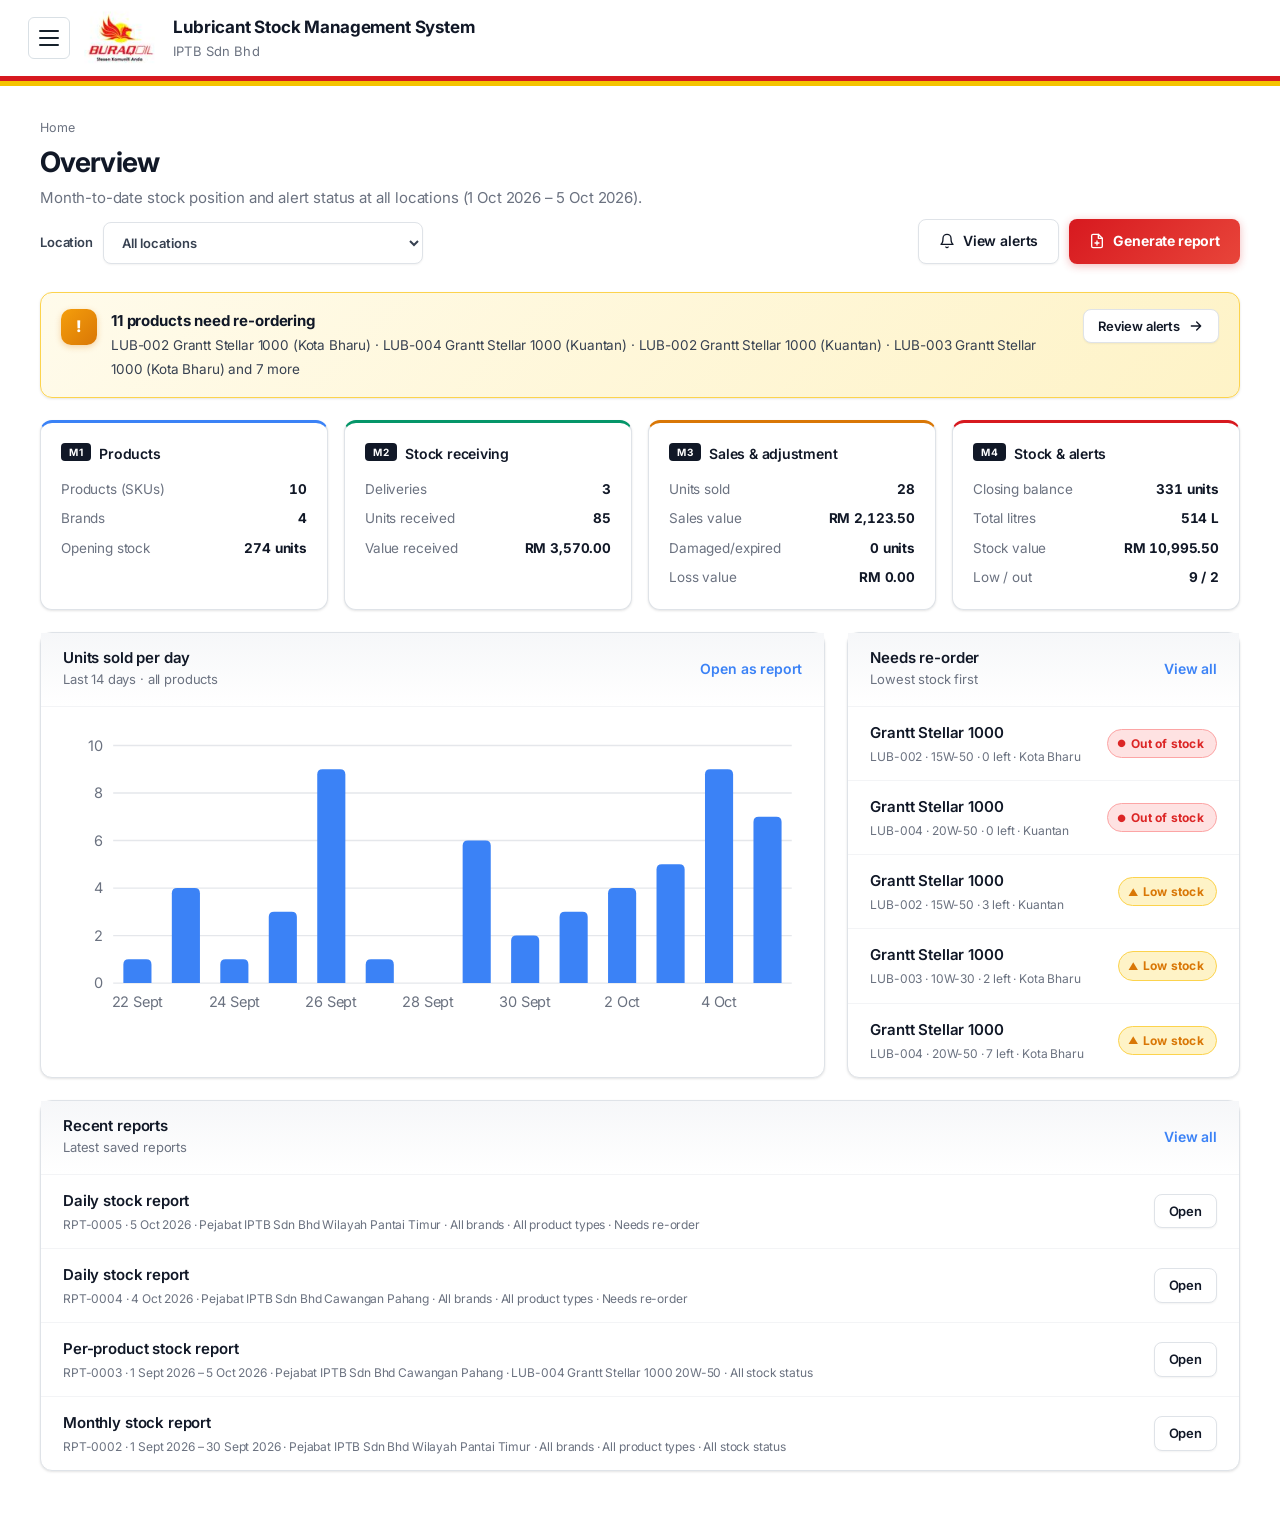
<file: module_4/index.html>
<!doctype html>
<html lang="en">
<head>
<meta charset="utf-8">
<meta name="viewport" content="width=device-width, initial-scale=1">
<title>IPTB-LSMS · Overview</title>
<link rel="preconnect" href="https://fonts.googleapis.com">
<link href="https://fonts.googleapis.com/css2?family=Inter:wght@400;500;600;700;800&display=swap" rel="stylesheet">
<link rel="stylesheet" href="assets/style.css">
</head>
<body data-page="dashboard">
<noscript>Please turn on JavaScript to use this prototype.</noscript>
<script src="../lsms.js"></script>
<script src="assets/data.js"></script>
<script src="assets/app.js"></script>
</body>
</html>
</file>
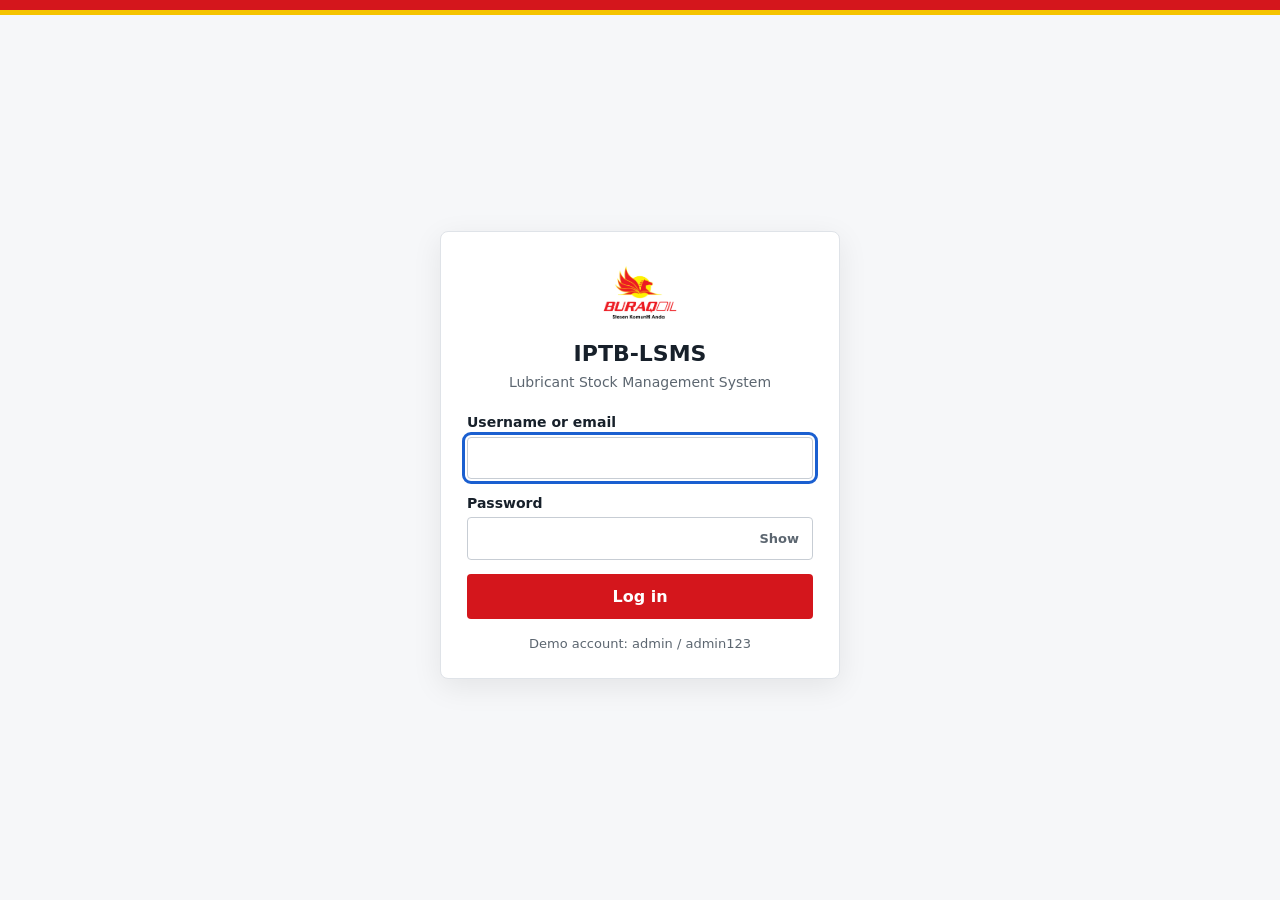
<file: login.html>
<!DOCTYPE html>
<html lang="en">
<head>
<meta charset="utf-8">
<meta name="viewport" content="width=device-width, initial-scale=1">
<title>IPTB-LSMS · Login</title>
<style>
:root{--red:#d4161c;--red-d:#a80f14;--yel:#f5c400;--ink:#17202a;--mut:#5c6670;--line:#dfe3e8;--bg:#f6f7f9;--no:#b3261e;--nob:#fde4e2}
*{box-sizing:border-box}
body{margin:0;min-height:100vh;display:flex;flex-direction:column;font-family:"Segoe UI",system-ui,-apple-system,Roboto,Arial,sans-serif;color:var(--ink);background:var(--bg);line-height:1.45}
[hidden]{display:none!important}
.top{height:10px;background:var(--red);box-shadow:0 5px 0 var(--yel)}
main{flex:1;display:flex;align-items:center;justify-content:center;padding:32px 16px}
.card{width:min(400px,100%);background:#fff;border:1px solid var(--line);border-radius:8px;padding:28px 26px 24px;box-shadow:0 8px 30px rgba(0,0,0,.08)}
.plate{display:flex;justify-content:center;margin-bottom:6px}
.plate img{height:72px;width:auto;display:block}
.brand{text-align:center;font-weight:900;font-size:24px;color:var(--red);letter-spacing:.5px}
h1{margin:6px 0 2px;font-size:22px;text-align:center}
.sub{margin:0 0 20px;text-align:center;color:var(--mut);font-size:14px}
label{display:block;font-size:14px;font-weight:600;margin-bottom:14px}
input{display:block;width:100%;margin-top:4px;font:inherit;padding:10px 11px;border:1px solid #c7cdd4;border-radius:4px;background:#fff;color:var(--ink)}
.pw{position:relative}.pw input{padding-right:64px}
.show{position:absolute;right:6px;bottom:5px;border:0;background:none;font:inherit;font-size:13px;font-weight:600;color:var(--mut);cursor:pointer;padding:6px 8px;border-radius:4px}
.show:hover{background:var(--bg)}
.btn{width:100%;background:var(--red);color:#fff;border:0;border-radius:4px;padding:11px 18px;font:inherit;font-weight:600;cursor:pointer}
.btn:hover{background:var(--red-d)}
.err{background:var(--nob);color:var(--no);border-radius:4px;padding:9px 12px;font-size:14px;font-weight:600;margin-bottom:14px}
.hint{margin:16px 0 0;text-align:center;color:var(--mut);font-size:13px}
:focus-visible{outline:3px solid #1a5fd0;outline-offset:2px}
</style>
</head>
<body>
<div class="top"></div>
<main>
  <form class="card" id="f" novalidate>
    <div class="plate"><img src="images/buraqoil-logo.png" alt="Buraqoil" onerror="this.hidden=true;document.getElementById('bt').hidden=false"></div>
    <div class="brand" id="bt" hidden>BURAQOIL</div>
    <h1>IPTB-LSMS</h1>
    <p class="sub">Lubricant Stock Management System</p>
    <div class="err" id="err" role="alert" hidden></div>
    <label>Username or email<input id="u" autocomplete="username" autofocus></label>
    <label>Password<span class="pw"><input id="p" type="password" autocomplete="current-password"><button class="show" id="sh" type="button" aria-label="Show password">Show</button></span></label>
    <button class="btn" type="submit">Log in</button>
    <p class="hint">Demo account: admin / admin123</p>
  </form>
</main>
<script>
// Front-end demo login only. Real security needs a server (e.g. Laravel auth).
const USERS = [{user:'admin', pass:'admin123', name:'Administrator', role:'admin'}];
const KEY = 'lsms_user';
// Staff accounts are created by the admin in admin/staff.html
let STAFF = [];
try { STAFF = JSON.parse(localStorage.getItem('lsms_staff')) || []; } catch (e) {}
const HOME = 'module_4/index.html';      // page shown after a successful login
const $ = id => document.getElementById(id);

try { if (sessionStorage.getItem(KEY)) location.replace(HOME); } catch (e) {}

$('sh').onclick = () => {
  const show = $('p').type === 'password';
  $('p').type = show ? 'text' : 'password';
  $('sh').textContent = show ? 'Hide' : 'Show';
  $('sh').setAttribute('aria-label', show ? 'Hide password' : 'Show password');
};
$('f').onsubmit = e => {
  e.preventDefault();
  const u = $('u').value.trim(), p = $('p').value;
  const err = m => { $('err').textContent = m; $('err').hidden = false; };
  if (!u || !p) return err('Enter your username or email, and your password.');
  const s = STAFF.find(x => x.email === u.toLowerCase() && x.pass === p);
  const hit = USERS.find(x => x.user.toLowerCase() === u.toLowerCase() && x.pass === p)
    || (s && {name:s.name, role:'staff', loc:s.loc});
  if (!hit) { $('p').value = ''; $('p').focus(); return err('Wrong username, email or password.'); }
  try {
    sessionStorage.setItem(KEY, hit.name);
    sessionStorage.setItem('lsms_role', hit.role);
    sessionStorage.setItem('lsms_loc', hit.loc || '');
  } catch (e) { return err('Your browser blocked storage, so login cannot be remembered.'); }
  location.href = HOME;
};
</script>
</body>
</html>
</file>
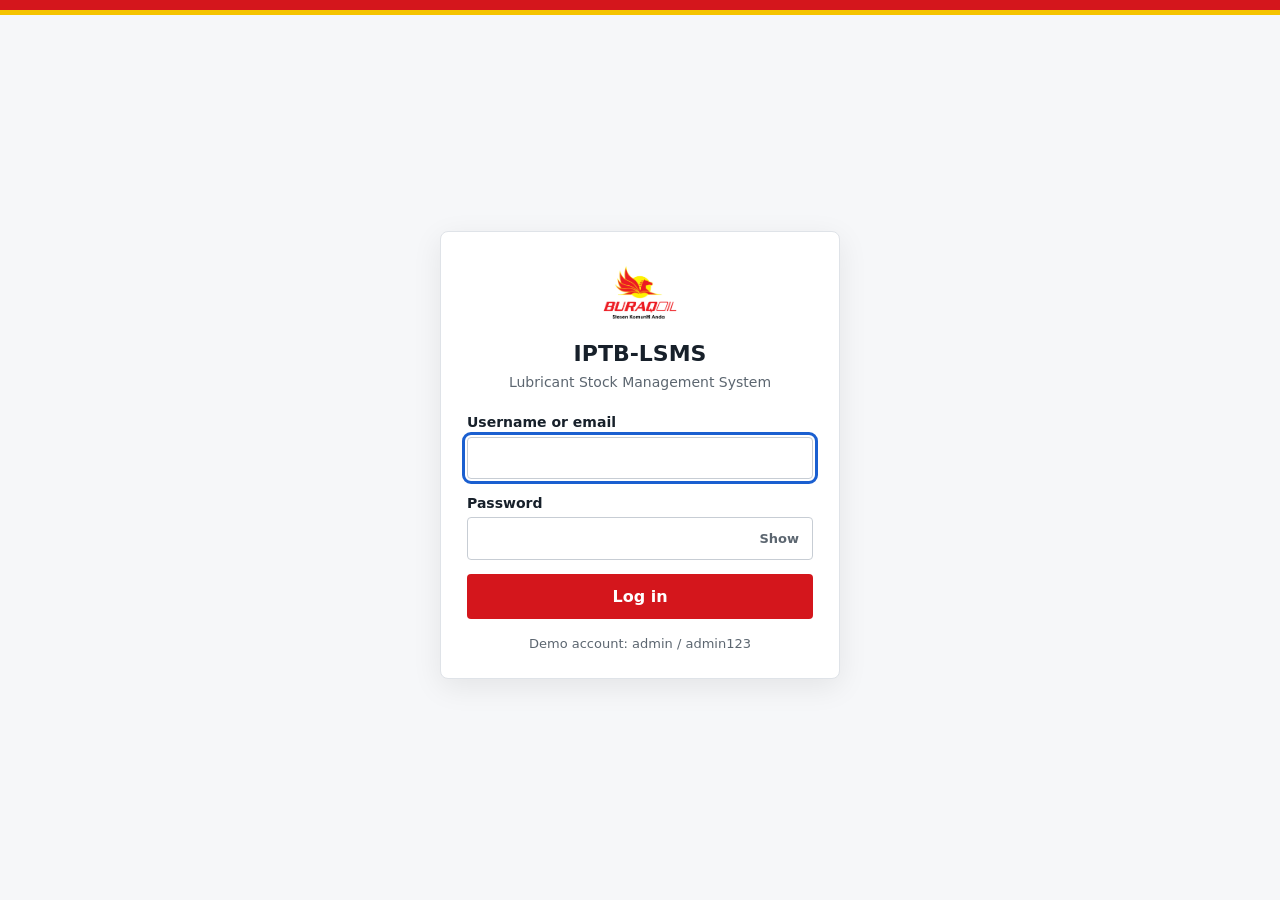
<file: admin/staff.html>
<!DOCTYPE html>
<html lang="en">
<head>
<meta charset="utf-8">
<meta name="viewport" content="width=device-width, initial-scale=1">
<title>IPTB-LSMS · Staff and Locations</title>
<script src="../lsms.js"></script>
<style>
:root{--red:#d4161c;--red-d:#a80f14;--yel:#f5c400;--ink:#17202a;--mut:#5c6670;--line:#dfe3e8;--bg:#f6f7f9;--ok:#1d7a3e;--okb:#e1f4e7;--no:#b3261e;--nob:#fde4e2}
*{box-sizing:border-box}
body{margin:0;font-family:"Segoe UI",system-ui,-apple-system,Roboto,Arial,sans-serif;color:var(--ink);background:#fff;line-height:1.45}
header{padding:10px 0;border-bottom:5px solid var(--red);box-shadow:0 5px 0 var(--yel);margin-bottom:5px}
.hin{padding:0 28px;display:flex;gap:14px;align-items:center}
[hidden]{display:none!important}
.logo-img{height:56px;width:auto;display:block}
.logo{font-weight:900;font-size:24px;letter-spacing:.5px;color:var(--red);line-height:1}
header h2{margin:0;font-size:17px;line-height:1.3}header p{margin:2px 0 0;color:var(--mut);font-size:13.5px}
main{max-width:1360px;margin:0 auto;padding:30px clamp(16px,5vw,64px) 60px}
h1{margin:0 0 6px;font-size:30px}h3{margin:40px 0 6px;font-size:21px}
.lead{max-width:640px;color:var(--mut);margin:0 0 20px}
.locs{display:grid;grid-template-columns:repeat(auto-fit,minmax(280px,1fr));gap:14px}
.loc{border:1px solid var(--line);border-left:4px solid var(--yel);border-radius:4px;padding:14px 16px}
.loc b{display:block;font-size:16px}.loc p{margin:4px 0 8px;color:var(--mut);font-size:14px}
.loc span{font-size:13px;font-weight:600}
.bar{display:flex;justify-content:space-between;align-items:center;gap:12px;flex-wrap:wrap;margin-bottom:12px}
button{font:inherit;cursor:pointer}
.btn{background:var(--red);color:#fff;border:0;border-radius:4px;padding:10px 18px;font-weight:600}
.btn:hover{background:var(--red-d)}
.btn.sec{background:#fff;color:var(--ink);border:1px solid #c7cdd4}.btn.sec:hover{background:var(--bg)}
.lnk{background:none;border:0;padding:0;margin-right:12px;text-decoration:underline;color:var(--ink)}
.lnk.d{color:var(--red)}
.tw{border:1px solid var(--line);border-radius:4px;overflow-x:auto}
table{width:100%;border-collapse:collapse;min-width:640px}
th{background:var(--bg);text-align:left;font-size:13px;color:var(--mut);padding:11px 14px;border-bottom:1px solid var(--line)}
td{padding:13px 14px;border-bottom:1px solid var(--line);font-size:15px;vertical-align:top}
tr:last-child td{border-bottom:0}
.sub{display:block;color:var(--mut);font-size:13px}
.empty{padding:34px;text-align:center;color:var(--mut)}
dialog{border:0;border-radius:6px;padding:0;width:min(520px,94vw);box-shadow:0 10px 40px rgba(0,0,0,.25)}
dialog::backdrop{background:rgba(23,32,42,.5)}
.dh{padding:18px 22px;border-bottom:1px solid var(--line)}.dh h4{margin:0;font-size:19px}
.db{padding:18px 22px}
.df{padding:14px 22px;border-top:1px solid var(--line);display:flex;justify-content:flex-end;gap:10px}
label{display:flex;flex-direction:column;gap:4px;font-size:14px;font-weight:600;margin-bottom:12px}
label small{font-weight:400;color:var(--mut)}
input,select{font:inherit;padding:9px 10px;border:1px solid #c7cdd4;border-radius:4px;background:#fff;color:var(--ink)}
.bad{border-color:var(--no);background:var(--nob)}
.err{color:var(--no);font-size:14px;min-height:20px;font-weight:600}
#toast{position:fixed;bottom:22px;left:50%;transform:translateX(-50%);background:var(--ink);color:#fff;padding:11px 20px;border-radius:6px;font-size:14px;opacity:0;pointer-events:none;transition:opacity .2s;max-width:92vw;text-align:center}
#toast.on{opacity:1}
:focus-visible{outline:3px solid #1a5fd0;outline-offset:2px}
@media(max-width:860px){.hin{padding:0 16px;gap:12px}.logo-img{height:42px}}
@media(max-width:620px){main{padding:22px 14px}}
</style>
</head>
<body>
<header>
<div class="hin">
  <img class="logo-img" src="../images/buraqoil-logo.png" alt="Buraqoil" onerror="this.hidden=true;document.getElementById('lt').hidden=false">
  <div class="logo" id="lt" hidden>BURAQOIL</div>
  <div><h2>Lubricant Stock Management System</h2><p>IPTB Sdn Bhd, Admin: Staff and Locations</p></div>
</div>
</header>

<main>
  <h1>Staff and locations</h1>
  <p class="lead">Add staff accounts and assign each one to a station. Staff log in with their email and the password you set here.</p>

  <div class="locs" id="locs"></div>

  <h3>Staff accounts</h3>
  <div class="bar">
    <span class="sub" id="cnt"></span>
    <button class="btn" id="add" type="button">+ Add staff</button>
  </div>
  <div class="tw">
    <table>
      <thead><tr><th>Staff</th><th>Email</th><th>Location</th><th>Actions</th></tr></thead>
      <tbody id="tb"></tbody>
    </table>
  </div>
</main>

<dialog id="dlg">
  <form method="dialog" id="fm" novalidate>
    <div class="dh"><h4 id="dt">Add staff</h4></div>
    <div class="db">
      <label>Full name<input id="fn" autocomplete="off"></label>
      <label>Email<input id="fe" type="email" autocomplete="off"></label>
      <label>Password <small id="ph">At least 6 characters. Give this to the staff member.</small><input id="fp" type="text" autocomplete="off"></label>
      <label>Location<select id="fl"></select></label>
      <div class="err" id="fErr" role="alert"></div>
    </div>
    <div class="df">
      <button class="btn sec" type="button" id="cx">Cancel</button>
      <button class="btn" type="submit" id="ok">Save staff</button>
    </div>
  </form>
</dialog>
<div id="toast" role="status"></div>

<script>
// Front-end demo only: staff are kept in this browser's localStorage. Real accounts need a server.
const LOCATIONS = LSMS.LOCATIONS;
const STAFF_KEY = 'lsms_staff';
const $ = id => document.getElementById(id);
const esc = t => String(t).replace(/[&<>"']/g, c => ({'&':'&amp;','<':'&lt;','>':'&gt;','"':'&quot;',"'":'&#39;'}[c]));
const L = id => LOCATIONS.find(l => l.id === id);

let role = '';
try { role = sessionStorage.getItem('lsms_role') || ''; } catch (e) {}
if (role !== 'admin') location.replace('../login.html');

let staff = [];
try { staff = JSON.parse(localStorage.getItem(STAFF_KEY)) || []; } catch (e) {}
const save = () => { try { localStorage.setItem(STAFF_KEY, JSON.stringify(staff)); return true } catch (e) { return false } };

let editEmail = null, tt;
function toast(m){$('toast').textContent = m; $('toast').classList.add('on'); clearTimeout(tt); tt = setTimeout(() => $('toast').classList.remove('on'), 2600)}

function render(){
  $('locs').innerHTML = LOCATIONS.map(l => {
    const n = staff.filter(s => s.loc === l.id).length;
    return `<div class="loc"><b>${esc(l.name)}</b><p>${esc(l.addr)}</p><span>${n} staff assigned</span></div>`;
  }).join('');
  $('cnt').textContent = `${staff.length} staff account${staff.length === 1 ? '' : 's'}`;
  $('tb').innerHTML = staff.length
    ? staff.map(s => `<tr><td><b>${esc(s.name)}</b></td><td>${esc(s.email)}</td><td>${esc(L(s.loc) ? L(s.loc).name : 'Not assigned')}<span class="sub">${esc(L(s.loc) ? L(s.loc).addr : '')}</span></td>
        <td><button class="lnk" data-e="${esc(s.email)}" data-a="edit">Edit</button><button class="lnk d" data-e="${esc(s.email)}" data-a="del">Remove</button></td></tr>`).join('')
    : `<tr><td colspan="4" class="empty">No staff yet. Select "Add staff" to create the first account.</td></tr>`;
}

function openForm(s){
  editEmail = s ? s.email : null;
  $('dt').textContent = s ? 'Edit staff' : 'Add staff';
  $('fl').innerHTML = '<option value="">Select a location</option>' + LOCATIONS.map(l => `<option value="${l.id}">${esc(l.name)}</option>`).join('');
  $('fn').value = s ? s.name : ''; $('fe').value = s ? s.email : ''; $('fp').value = ''; $('fl').value = s ? s.loc : '';
  $('ph').textContent = s ? 'Leave blank to keep the current password.' : 'At least 6 characters. Give this to the staff member.';
  $('fErr').textContent = '';
  document.querySelectorAll('.bad').forEach(x => x.classList.remove('bad'));
  $('dlg').showModal(); $('fn').focus();
}

$('fm').onsubmit = e => {
  e.preventDefault();
  document.querySelectorAll('.bad').forEach(x => x.classList.remove('bad'));
  const name = $('fn').value.trim(), email = $('fe').value.trim().toLowerCase(), pass = $('fp').value, loc = $('fl').value;
  const errs = [], bad = el => el.classList.add('bad');
  if (!name){errs.push('Enter the full name.'); bad($('fn'))}
  if (!/^[^\s@]+@[^\s@]+\.[^\s@]+$/.test(email)){errs.push('Enter a valid email address.'); bad($('fe'))}
  else if (email !== editEmail && staff.some(s => s.email === email)){errs.push('This email already has an account.'); bad($('fe'))}
  if (editEmail ? pass && pass.length < 6 : pass.length < 6){errs.push('Password must be at least 6 characters.'); bad($('fp'))}
  if (!loc){errs.push('Select the location.'); bad($('fl'))}
  if (errs.length){$('fErr').textContent = errs.join(' '); return}
  if (editEmail){
    const s = staff.find(x => x.email === editEmail);
    Object.assign(s, {name, email, loc}); if (pass) s.pass = pass;
  } else staff.push({name, email, pass, loc});
  if (!save()){$('fErr').textContent = 'Your browser blocked storage, so the staff list cannot be saved.'; return}
  $('dlg').close(); render();
  toast(`${name} ${editEmail ? 'updated' : 'added'} at ${L(loc).name}.`);
};
$('add').onclick = () => openForm(null);
$('cx').onclick = () => $('dlg').close();
$('tb').onclick = e => {
  const b = e.target.closest('button'); if (!b) return;
  const s = staff.find(x => x.email === b.dataset.e);
  if (b.dataset.a === 'edit') return openForm(s);
  if (confirm(`Remove ${s.name} (${s.email})? They will no longer be able to log in.`)){
    staff = staff.filter(x => x !== s); save(); render(); toast(`${s.name} removed.`);
  }
};
render();
</script>
<script src="../sidebar.js"></script>
</body>
</html>
</file>
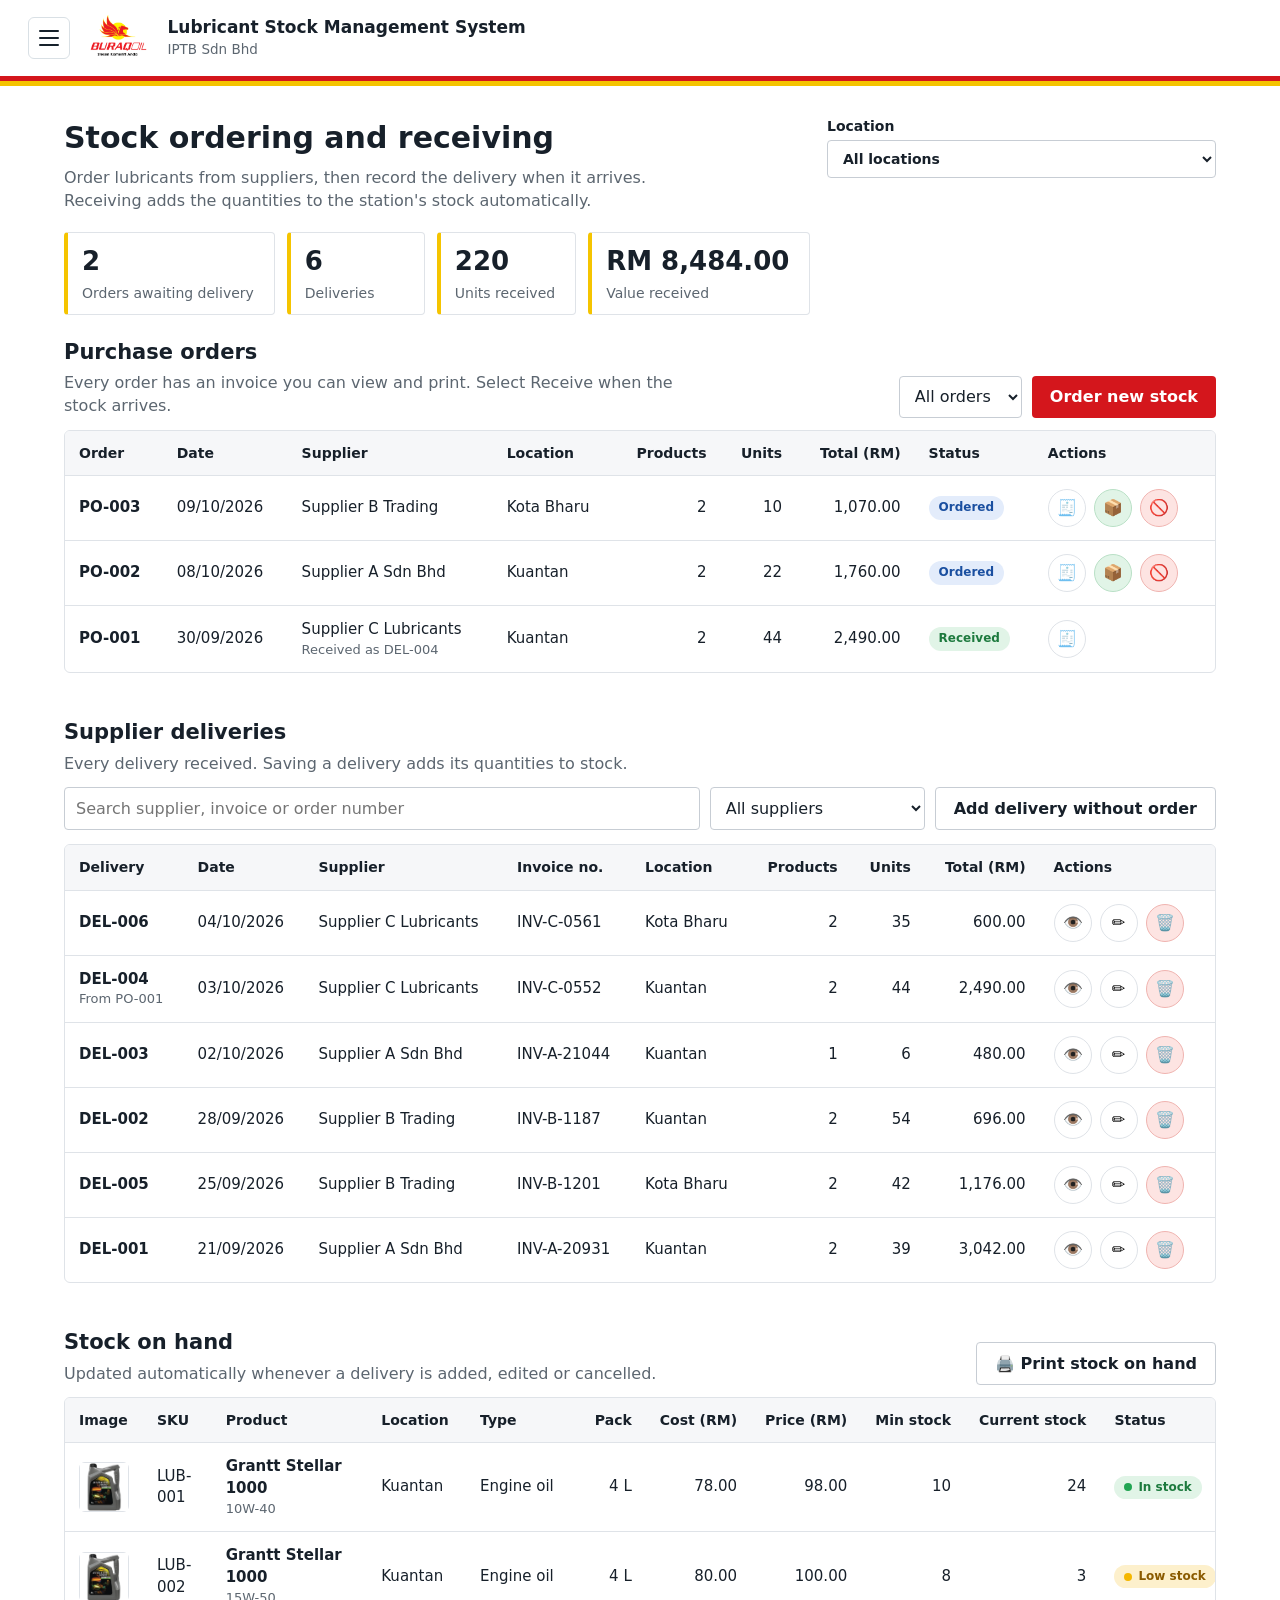
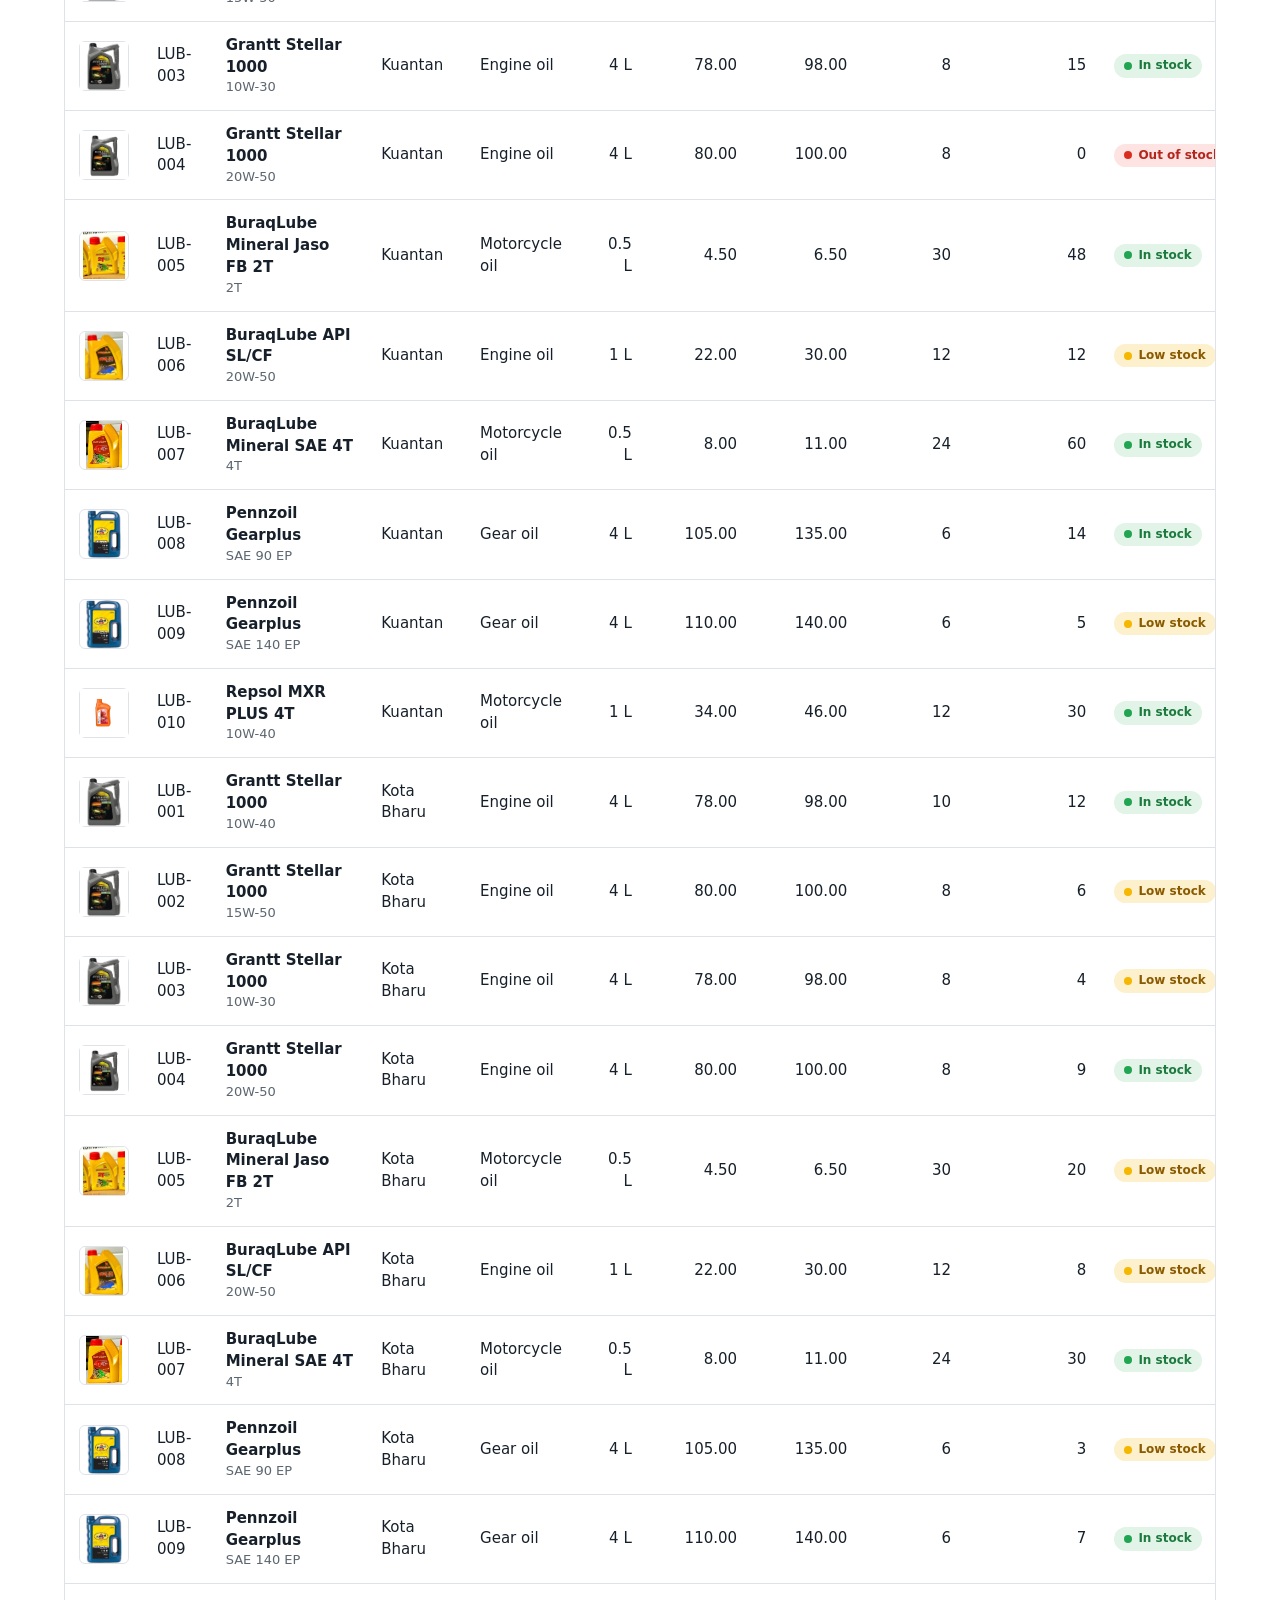
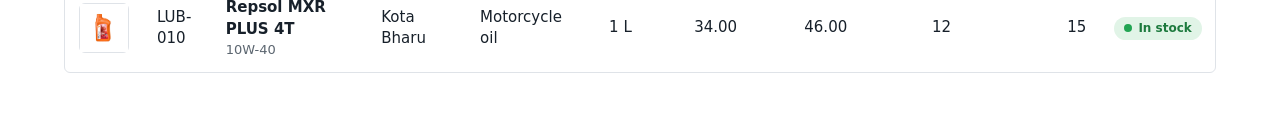
<file: module_2/stock-receiving.html>
<!DOCTYPE html>
<html lang="en">
<head>
<meta charset="utf-8">
<meta name="viewport" content="width=device-width, initial-scale=1">
<title>IPTB-LSMS · Stock Receiving</title>
<script src="../lsms.js"></script>
<style>
:root{--red:#d4161c;--red-d:#a80f14;--yel:#f5c400;--ink:#17202a;--mut:#5c6670;--line:#dfe3e8;--bg:#f6f7f9;--ok:#1d7a3e;--okb:#e1f4e7;--lo:#8a5a00;--lob:#fdf0cc;--no:#b3261e;--nob:#fde4e2;--cv:#1a4fa0;--cvb:#e3ecfb}
*{box-sizing:border-box}
body{margin:0;font-family:"Segoe UI",system-ui,-apple-system,Roboto,Arial,sans-serif;color:var(--ink);background:#fff;line-height:1.45}
header{padding:10px 0;border-bottom:5px solid var(--red);box-shadow:0 5px 0 var(--yel);margin-bottom:5px}
.hin{padding:0 28px;display:flex;gap:14px;align-items:center}
[hidden]{display:none!important}
.logo-img{height:56px;width:auto;display:block}
.logo{font-weight:900;font-size:24px;letter-spacing:.5px;color:var(--red);line-height:1}
.logo small{display:block;font-size:10px;font-weight:600;color:var(--mut);letter-spacing:0;margin-top:3px}
header h2{margin:0;font-size:17px;line-height:1.3}header p{margin:2px 0 0;color:var(--mut);font-size:13.5px}
main{max-width:1360px;margin:0 auto;padding:30px clamp(16px,5vw,64px) 60px}
h1{margin:0 0 6px;font-size:30px}h3{margin:44px 0 6px;font-size:21px}
.lead{max-width:640px;color:var(--mut);margin:0 0 20px}
.lead.one{max-width:none}
.stats{display:flex;gap:12px;flex-wrap:wrap;margin-bottom:22px}
.stat{border:1px solid var(--line);border-left:4px solid var(--yel);border-radius:4px;padding:10px 20px 10px 14px;min-width:138px}
.stat b{display:block;font-size:26px}.stat span{color:var(--mut);font-size:14px}
.bar{display:flex;gap:10px;flex-wrap:wrap;margin-bottom:14px}
input,select{font:inherit;padding:9px 11px;border:1px solid #c7cdd4;border-radius:4px;background:#fff;color:var(--ink)}
#q{flex:1 1 280px}
button{font:inherit;cursor:pointer}
.btn{background:var(--red);color:#fff;border:0;border-radius:4px;padding:9px 18px;font-weight:600}
.btn:hover{background:var(--red-d)}
.btn.sec{background:#fff;color:var(--ink);border:1px solid #c7cdd4}.btn.sec:hover{background:var(--bg)}
.ib{width:38px;height:38px;border-radius:50%;border:1px solid var(--line);background:#fff;font-size:16px;margin-right:8px;padding:0;line-height:1}
.ib:hover{background:var(--bg)}.ib.d{background:var(--nob);border-color:#f0b4b0}.ib.d:hover{background:#fbd3cf}
.ib.ok{background:var(--okb);border-color:#b9e0c6}.ib.ok:hover{background:#cfeedb}
.pimg img{max-width:100%;max-height:100%;object-fit:contain}
.pimg{width:50px;height:50px;border:1px solid var(--line);border-radius:6px;display:flex;align-items:center;justify-content:center;background:#fff}
.lnk{background:none;border:0;padding:0;margin-right:12px;text-decoration:underline;color:var(--ink)}
.lnk.d{color:var(--red)}
:focus-visible{outline:3px solid #1a5fd0;outline-offset:2px}
.wrap{overflow-x:auto;border:1px solid var(--line);border-radius:6px}
table{width:100%;border-collapse:collapse;min-width:760px}
th{background:var(--bg);text-align:left;font-size:14px;padding:12px 14px;border-bottom:1px solid var(--line);white-space:nowrap}
td{padding:13px 14px;border-bottom:1px solid var(--line);font-size:15px;vertical-align:middle}
tr:last-child td{border-bottom:0}
.n{text-align:right}th.n{text-align:right}
.sub{display:block;color:var(--mut);font-size:13px}
.badge{display:inline-flex;align-items:center;font-size:12px;font-weight:600;padding:3px 10px;border-radius:12px;white-space:nowrap}
.dot{width:8px;height:8px;border-radius:50%;margin-right:6px;background:currentColor}
.in .dot{background:#22a553}.lo .dot{background:#f5b700}.no .dot{background:#d92d20}
.in{background:var(--okb);color:var(--ok)}.lo{background:var(--lob);color:var(--lo)}.no{background:var(--nob);color:var(--no)}
.cv{background:var(--cvb);color:var(--cv)}.cx{background:var(--bg);color:var(--mut)}
.empty{padding:34px;text-align:center;color:var(--mut)}
@keyframes fl{from{background:#fff3b0}to{background:transparent}}
.flash td{animation:fl 1.6s ease-out}
dialog{border:0;border-radius:8px;padding:0;width:min(720px,94vw);box-shadow:0 12px 50px rgba(0,0,0,.3)}
dialog.wide{width:min(860px,96vw)}
dialog::backdrop{background:rgba(23,32,42,.5)}
.dh{padding:16px 22px;border-bottom:1px solid var(--line);font-weight:700;font-size:18px}
.db{padding:18px 22px;max-height:68vh;overflow:auto}
.df{padding:14px 22px;border-top:1px solid var(--line);display:flex;justify-content:flex-end;gap:10px;background:var(--bg)}
.g{display:grid;grid-template-columns:1fr 1fr;gap:12px 14px}
.g label{display:flex;flex-direction:column;gap:4px;font-size:14px;font-weight:600}
.g .full{grid-column:1/-1}
.g .ro{font-weight:400;padding:9px 0}
.ln{display:grid;grid-template-columns:minmax(0,1fr) 70px 96px 84px 30px;gap:8px;align-items:center;margin-bottom:8px}
.ln select{width:100%;min-width:0}
.ln span.t{text-align:right;font-size:14px}
.ln .x{border:0;background:none;color:var(--red);font-size:20px}
.lh{font-size:13px;color:var(--mut);margin:14px 0 6px;display:flex;justify-content:space-between;align-items:center}
.err{color:var(--no);font-size:14px;margin-top:10px;min-height:20px;font-weight:600}
.tot{text-align:right;font-weight:700;margin-top:6px}
.top{display:flex;justify-content:space-between;align-items:flex-start;gap:16px;flex-wrap:wrap}
.locsel{display:flex;flex-direction:column;gap:4px;font-size:14px;font-weight:600;min-width:260px}
.locpill{display:inline-block;background:var(--bg);border:1px solid var(--line);border-left:4px solid var(--red);border-radius:4px;padding:8px 14px;font-size:14px}
.locpill small{display:block;color:var(--mut);font-size:12px}
.sh{display:flex;justify-content:space-between;align-items:flex-end;gap:12px;flex-wrap:wrap;margin:44px 0 12px}
.sh h3{margin:0 0 4px}.sh .lead{margin:0}.sh .bar{margin:0}
body.staff .loccol{display:none}
#toast{position:fixed;bottom:22px;left:50%;transform:translateX(-50%);background:var(--ink);color:#fff;padding:11px 20px;border-radius:6px;font-size:14px;opacity:0;pointer-events:none;transition:opacity .2s;max-width:92vw;text-align:center}
#toast.on{opacity:1}
@media(max-width:860px){.hin{padding:0 16px;gap:12px}.logo-img{height:42px}}
@media(max-width:620px){main{padding:22px 14px}.g{grid-template-columns:1fr}.ln{grid-template-columns:minmax(0,1fr) 60px 80px}.ln span.t,.ln .x{grid-row:2}.locsel{min-width:0;width:100%}}
</style>
</head>
<body>
<header>
<div class="hin">
  <img class="logo-img" src="../images/buraqoil-logo.png" alt="Buraqoil - Stesen Komuniti Anda">
  <div><h2>Lubricant Stock Management System</h2><p>IPTB Sdn Bhd</p></div>
</div>
</header>

<main>
  <div class="top">
    <div>
      <h1>Stock ordering and receiving</h1>
      <p class="lead">Order lubricants from suppliers, then record the delivery when it arrives. Receiving adds the quantities to the station's stock automatically.</p>
    </div>
    <div id="locBox"></div>
  </div>

  <div class="stats" id="stats"></div>

  <!-- ---------- Purchase orders ---------- -->
  <div class="sh" style="margin-top:8px">
    <div><h3>Purchase orders</h3><p class="lead">Every order has an invoice you can view and print. Select Receive when the stock arrives.</p></div>
    <div class="bar">
      <select id="fos" aria-label="Filter orders by status"><option value="">All orders</option><option value="ordered">Ordered</option><option value="received">Received</option><option value="cancelled">Cancelled</option></select>
      <button class="btn" id="addOrd">Order new stock</button>
    </div>
  </div>
  <div class="wrap">
    <table style="min-width:980px">
      <thead><tr><th>Order</th><th>Date</th><th>Supplier</th><th class="loccol">Location</th><th class="n">Products</th><th class="n">Units</th><th class="n">Total (RM)</th><th>Status</th><th>Actions</th></tr></thead>
      <tbody id="ob"></tbody>
    </table>
  </div>

  <!-- ---------- Deliveries ---------- -->
  <div class="sh">
    <div><h3>Supplier deliveries</h3><p class="lead">Every delivery received. Saving a delivery adds its quantities to stock.</p></div>
  </div>
  <div class="bar">
    <input id="q" type="search" placeholder="Search supplier, invoice or order number" aria-label="Search deliveries">
    <select id="fs" aria-label="Filter by supplier"></select>
    <button class="btn sec" id="add">Add delivery without order</button>
  </div>
  <div class="wrap">
    <table style="min-width:980px">
      <thead><tr><th>Delivery</th><th>Date</th><th>Supplier</th><th>Invoice no.</th><th class="loccol">Location</th><th class="n">Products</th><th class="n">Units</th><th class="n">Total (RM)</th><th>Actions</th></tr></thead>
      <tbody id="tb"></tbody>
    </table>
  </div>

  <!-- ---------- Stock on hand ---------- -->
  <div class="sh">
    <div><h3>Stock on hand</h3><p class="lead">Updated automatically whenever a delivery is added, edited or cancelled.</p></div>
    <button class="btn sec" id="prStock" type="button">🖨️ Print stock on hand</button>
  </div>
  <div class="wrap">
    <table style="min-width:1180px">
      <thead><tr><th>Image</th><th>SKU</th><th>Product</th><th class="loccol">Location</th><th>Type</th><th class="n">Pack</th><th class="n">Cost (RM)</th><th class="n">Price (RM)</th><th class="n">Min stock</th><th class="n">Current stock</th><th>Status</th></tr></thead>
      <tbody id="sb"></tbody>
    </table>
  </div>
</main>

<dialog id="dOrd">
  <div class="dh">Order new stock</div>
  <div class="db">
    <div class="g">
      <label>Supplier<select id="oSup"></select></label>
      <label>Order date<input id="oDate" type="date"></label>
      <label class="full" id="oLocL">Deliver to location<select id="oLoc"></select></label>
    </div>
    <div class="lh"><b>Products to order</b><button class="btn sec" id="oAddLn" type="button">Add product</button></div>
    <div id="oLines"></div>
    <div class="tot" id="oTot"></div>
    <div class="err" id="oErr" role="alert"></div>
  </div>
  <div class="df"><button class="btn sec" id="oCancel" type="button">Cancel</button><button class="btn" id="oSave" type="button">Place order</button></div>
</dialog>

<dialog id="dRecv">
  <div class="dh" id="rTitle"></div>
  <div class="db">
    <div id="rBody"></div>
    <div class="g" style="margin-top:14px">
      <label>Supplier invoice number<input id="rInv" maxlength="30" placeholder="e.g. INV-A-21100"></label>
      <label>Delivery date<input id="rDate" type="date"></label>
    </div>
    <div class="err" id="rErr" role="alert"></div>
  </div>
  <div class="df"><button class="btn sec" id="rCancel" type="button">Cancel</button><button class="btn" id="rSave" type="button">Receive stock</button></div>
</dialog>

<dialog id="dForm">
  <div class="dh" id="fTitle">Add delivery</div>
  <div class="db">
    <div class="g">
      <label>Supplier<select id="fSup"></select></label>
      <label>Invoice number<input id="fInv" maxlength="30" placeholder="e.g. INV-A-21100"></label>
      <label>Delivery date<input id="fDate" type="date"></label>
      <label id="fLocL">Location<select id="fLoc"></select></label>
    </div>
    <div class="lh"><b>Products received</b><button class="btn sec" id="addLn" type="button">Add product</button></div>
    <div id="lines"></div>
    <div class="tot" id="fTot"></div>
    <div class="err" id="fErr" role="alert"></div>
  </div>
  <div class="df"><button class="btn sec" id="fCancel" type="button">Cancel</button><button class="btn" id="fSave" type="button">Save delivery</button></div>
</dialog>

<dialog id="dView">
  <div class="dh" id="vTitle"></div>
  <div class="db" id="vBody"></div>
  <div class="df"><button class="btn sec" id="vClose" type="button">Close</button></div>
</dialog>

<dialog id="dInv" class="wide">
  <div class="dh" id="iTitle"></div>
  <div class="db"><div class="doc" id="iBody"></div></div>
  <div class="df"><button class="btn sec" id="iClose" type="button">Close</button><button class="btn" id="iPrint" type="button">🖨️ Print invoice</button></div>
</dialog>

<dialog id="dConf">
  <div class="dh" id="kTitle"></div>
  <div class="db" id="kBody"></div>
  <div class="df"><button class="btn sec" id="kNo" type="button"></button><button class="btn" id="kYes" type="button"></button></div>
</dialog>

<div id="toast" role="status"></div>

<script>
// ---------- Sample data (resets on reload, same as Module 1) ----------
// Stock is kept per station: PHG = Kuantan, KTN = Kota Bharu (see ../lsms.js)
const products = [
  {sku:'LUB-001',name:'Grantt Stellar 1000',grade:'10W-40',type:'Engine oil',pack:4,cost:78,price:98,min:10,stock:{PHG:24,KTN:12}},
  {sku:'LUB-002',name:'Grantt Stellar 1000',grade:'15W-50',type:'Engine oil',pack:4,cost:80,price:100,min:8,stock:{PHG:3,KTN:6}},
  {sku:'LUB-003',name:'Grantt Stellar 1000',grade:'10W-30',type:'Engine oil',pack:4,cost:78,price:98,min:8,stock:{PHG:15,KTN:4}},
  {sku:'LUB-004',name:'Grantt Stellar 1000',grade:'20W-50',type:'Engine oil',pack:4,cost:80,price:100,min:8,stock:{PHG:0,KTN:9}},
  {sku:'LUB-005',name:'BuraqLube Mineral Jaso FB 2T',grade:'2T',type:'Motorcycle oil',pack:0.5,cost:4.5,price:6.5,min:30,stock:{PHG:48,KTN:20}},
  {sku:'LUB-006',name:'BuraqLube API SL/CF',grade:'20W-50',type:'Engine oil',pack:1,cost:22,price:30,min:12,stock:{PHG:12,KTN:8}},
  {sku:'LUB-007',name:'BuraqLube Mineral SAE 4T',grade:'4T',type:'Motorcycle oil',pack:0.5,cost:8,price:11,min:24,stock:{PHG:60,KTN:30}},
  {sku:'LUB-008',name:'Pennzoil Gearplus',grade:'SAE 90 EP',type:'Gear oil',pack:4,cost:105,price:135,min:6,stock:{PHG:14,KTN:3}},
  {sku:'LUB-009',name:'Pennzoil Gearplus',grade:'SAE 140 EP',type:'Gear oil',pack:4,cost:110,price:140,min:6,stock:{PHG:5,KTN:7}},
  {sku:'LUB-010',name:'Repsol MXR PLUS 4T',grade:'10W-40',type:'Motorcycle oil',pack:1,cost:34,price:46,min:12,stock:{PHG:30,KTN:15}}
];
const suppliers = ['Supplier A Sdn Bhd','Supplier B Trading','Supplier C Lubricants'];
let deliveries = [
  {id:'DEL-001',date:'2026-09-21',loc:'PHG',supplier:suppliers[0],invoice:'INV-A-20931',items:[{sku:'LUB-001',qty:24,cost:78},{sku:'LUB-003',qty:15,cost:78}]},
  {id:'DEL-002',date:'2026-09-28',loc:'PHG',supplier:suppliers[1],invoice:'INV-B-1187',items:[{sku:'LUB-002',qty:6,cost:80},{sku:'LUB-005',qty:48,cost:4.5}]},
  {id:'DEL-003',date:'2026-10-02',loc:'PHG',supplier:suppliers[0],invoice:'INV-A-21044',items:[{sku:'LUB-004',qty:6,cost:80}]},
  {id:'DEL-004',date:'2026-10-03',loc:'PHG',supplier:suppliers[2],invoice:'INV-C-0552',po:'PO-001',items:[{sku:'LUB-008',qty:14,cost:105},{sku:'LUB-010',qty:30,cost:34}]},
  {id:'DEL-005',date:'2026-09-25',loc:'KTN',supplier:suppliers[1],invoice:'INV-B-1201',items:[{sku:'LUB-001',qty:12,cost:78},{sku:'LUB-007',qty:30,cost:8}]},
  {id:'DEL-006',date:'2026-10-04',loc:'KTN',supplier:suppliers[2],invoice:'INV-C-0561',items:[{sku:'LUB-005',qty:20,cost:4.5},{sku:'LUB-010',qty:15,cost:34}]}
];
// status: ordered -> received (creates a delivery) or cancelled
let orders = [
  {id:'PO-001',date:'2026-09-30',loc:'PHG',supplier:suppliers[2],status:'received',delId:'DEL-004',items:[{sku:'LUB-008',qty:14,cost:105},{sku:'LUB-010',qty:30,cost:34}]},
  {id:'PO-002',date:'2026-10-08',loc:'PHG',supplier:suppliers[0],status:'ordered',items:[{sku:'LUB-002',qty:10,cost:80},{sku:'LUB-004',qty:12,cost:80}]},
  {id:'PO-003',date:'2026-10-09',loc:'KTN',supplier:suppliers[1],status:'ordered',items:[{sku:'LUB-008',qty:6,cost:105},{sku:'LUB-009',qty:4,cost:110}]}
];
const OSTAT = {ordered:['Ordered','cv'],received:['Received','in'],cancelled:['Cancelled','cx']};
let nextId = 7, nextOrd = 4, editId = null, rcvId = null, invId = null, onYes = null, flashSku = [], flashRow = [];

// ---------- Helpers ----------
const $ = id => document.getElementById(id);
const P = sku => products.find(p => p.sku === sku);
const O = id => orders.find(o => o.id === id);
const D = id => deliveries.find(d => d.id === id);
const money = n => n.toLocaleString('en-MY',{minimumFractionDigits:2,maximumFractionDigits:2});
const dmy = d => d.split('-').reverse().join('/');
const esc = s => String(s).replace(/[&<>"']/g, c => ({'&':'&amp;','<':'&lt;','>':'&gt;','"':'&quot;',"'":'&#39;'}[c]));
const units = d => d.items.reduce((a,i) => a + i.qty, 0);
const total = d => d.items.reduce((a,i) => a + i.qty * i.cost, 0);
const today = () => {const d = new Date(); return new Date(d - d.getTimezoneOffset()*6e4).toISOString().slice(0,10)};
function toast(msg){const t=$('toast');t.textContent=msg;t.classList.add('on');clearTimeout(toast.h);toast.h=setTimeout(()=>t.classList.remove('on'),3200)}
function status(p, loc){const n=p.stock[loc];return n<=0?['Out of stock','no']:n<=p.min?['Low stock','lo']:['In stock','in']}
function bottleSvg(p){const c=p.sku<='LUB-005'?'#0f5f7a':'#1c2733';return `<svg width="26" height="36" viewBox="0 0 26 36" role="img" aria-label="${esc(p.name)} bottle"><rect x="8" y="0" width="10" height="5" rx="1.5" fill="#2b2f36"/><path d="M6 6h14l3 5v21a3 3 0 0 1-3 3H6a3 3 0 0 1-3-3V11z" fill="${c}"/><rect x="3.5" y="17" width="19" height="9" rx="1.5" fill="#fff"/><text x="13" y="23.6" font-size="4.4" font-weight="700" text-anchor="middle" fill="#17202a" font-family="Arial">${p.grade}</text></svg>`}
const EXTS=['jpg','png','jpeg','webp'];
function bottle(p){const f=p.img||`images/${p.sku}.${EXTS[0]}`;return `<span class="pimg"><img src="${esc(f)}" alt="${esc(p.name)}" data-sku="${p.sku}" data-i="0" onerror="imgNext(this)"></span>`}
function imgNext(el){const p=P(el.dataset.sku),i=+el.dataset.i+1;if(!p.img&&i<EXTS.length){el.dataset.i=i;el.src=`images/${p.sku}.${EXTS[i]}`}else{el.parentElement.innerHTML=bottleSvg(p)}}
function label(p){return `${p.sku} · ${p.name} ${p.grade} (${p.pack} L)`}
function confirmBox(o){$('kTitle').textContent=o.title;$('kBody').innerHTML=o.body;$('kNo').textContent=o.no;$('kYes').textContent=o.yes;onYes=o.run;$('dConf').showModal()}

// ---------- Locations ----------
// Admin sees every station and can filter; staff only see their own station.
const locName = LSMS.locName, locShort = LSMS.locShort;
const scope = () => $('fl') && $('fl').value ? [$('fl').value] : LSMS.locs().map(l => l.id);
const inScope = r => scope().includes(r.loc);
const locOpts = sel => LSMS.LOCATIONS.map(l => `<option value="${l.id}" ${l.id===sel?'selected':''}>${esc(l.name)}</option>`).join('');
// location a new record goes to: the staff member's station, or the admin's choice in the form
function setupLocField(sel, lab, cur, locked){
  if(!LSMS.isAdmin){lab.hidden = true; sel.innerHTML = locOpts(LSMS.myLoc); return}
  lab.hidden = false;
  sel.innerHTML = (cur ? '' : '<option value="">Select location</option>') + locOpts(cur || (scope().length === 1 ? scope()[0] : ''));
  sel.disabled = !!locked;
}
const locCell = l => `<td class="loccol">${esc(locShort(l))}</td>`;

// ---------- Render ----------
function renderOrders(){
  const fo = $('fos').value;
  const rows = orders.filter(o => inScope(o) && (!fo || o.status === fo)).sort((a,b) => b.date.localeCompare(a.date) || b.id.localeCompare(a.id));
  $('ob').innerHTML = rows.length ? rows.map(o => {const s = OSTAT[o.status]; return `<tr class="${flashRow.includes(o.id)?'flash':''}">
    <td><b>${o.id}</b></td><td>${dmy(o.date)}</td><td>${esc(o.supplier)}${o.delId?`<span class="sub">Received as ${o.delId}</span>`:''}</td>${locCell(o.loc)}
    <td class="n">${o.items.length}</td><td class="n">${units(o)}</td><td class="n">${money(total(o))}</td><td><span class="badge ${s[1]}">${s[0]}</span></td>
    <td style="white-space:nowrap"><button class="ib" data-a="inv" data-id="${o.id}" title="View and print invoice" aria-label="Invoice ${o.id}">🧾</button>${o.status==='ordered'?`<button class="ib ok" data-a="rcv" data-id="${o.id}" title="Receive stock" aria-label="Receive ${o.id}">📦</button><button class="ib d" data-a="cx" data-id="${o.id}" title="Cancel order" aria-label="Cancel ${o.id}">🚫</button>`:''}</td></tr>`}).join('')
    : `<tr><td colspan="9" class="empty">No orders match. Select "Order new stock" to create one.</td></tr>`;
}
function renderDeliveries(){
  const q = $('q').value.trim().toLowerCase(), fs = $('fs').value;
  const rows = deliveries.filter(d => inScope(d) && (!fs || d.supplier === fs) && (!q || [d.supplier, d.invoice, d.po || ''].some(v => v.toLowerCase().includes(q))))
    .sort((a,b) => b.date.localeCompare(a.date) || b.id.localeCompare(a.id));
  $('tb').innerHTML = rows.length ? rows.map(d => `<tr class="${flashRow.includes(d.id)?'flash':''}">
    <td><b>${d.id}</b>${d.po?`<span class="sub">From ${d.po}</span>`:''}</td><td>${dmy(d.date)}</td><td>${esc(d.supplier)}</td><td>${esc(d.invoice)}</td>${locCell(d.loc)}
    <td class="n">${d.items.length}</td><td class="n">${units(d)}</td><td class="n">${money(total(d))}</td>
    <td style="white-space:nowrap"><button class="ib" data-a="v" data-id="${d.id}" title="View" aria-label="View ${d.id}">👁️</button><button class="ib" data-a="e" data-id="${d.id}" title="Edit" aria-label="Edit ${d.id}">✏️</button><button class="ib d" data-a="d" data-id="${d.id}" title="Delete" aria-label="Delete ${d.id}">🗑️</button></td></tr>`).join('')
    : `<tr><td colspan="9" class="empty">No deliveries match your search. Clear the filters or add a new delivery.</td></tr>`;
}
function renderStock(){
  $('sb').innerHTML = scope().flatMap(l => products.map(p => {const s=status(p,l);return `<tr class="${flashSku.includes(l+p.sku)?'flash':''}"><td>${bottle(p)}</td><td>${p.sku}</td><td><b>${esc(p.name)}</b><span class="sub">${p.grade}</span></td>${locCell(l)}<td>${p.type}</td><td class="n">${p.pack} L</td><td class="n">${money(p.cost)}</td><td class="n">${money(p.price)}</td><td class="n">${p.min}</td><td class="n">${p.stock[l]}</td><td><span class="badge ${s[1]}"><span class="dot"></span>${s[0]}</span></td></tr>`})).join('');
}
function render(){
  renderOrders(); renderDeliveries(); renderStock();
  const ds = deliveries.filter(inScope);
  $('stats').innerHTML = [[orders.filter(o => inScope(o) && o.status === 'ordered').length,'Orders awaiting delivery'],[ds.length,'Deliveries'],[ds.reduce((a,d)=>a+units(d),0),'Units received'],['RM '+money(ds.reduce((a,d)=>a+total(d),0)),'Value received']]
    .map(s => `<div class="stat"><b>${s[0]}</b><span>${s[1]}</span></div>`).join('');
  flashSku = []; flashRow = [];
}

// ---------- Product lines (shared by the order and delivery forms) ----------
function lineHtml(it){
  const opts = products.map(p => `<option value="${p.sku}" ${p.sku===it.sku?'selected':''}>${esc(label(p))}</option>`).join('');
  return `<div class="ln"><select class="ls" aria-label="Product"><option value="">Select product</option>${opts}</select>
    <input class="lq" type="number" min="1" step="1" value="${it.qty||''}" placeholder="Qty" aria-label="Quantity">
    <input class="lc" type="number" min="0" step="0.01" value="${it.cost??''}" placeholder="Cost RM" aria-label="Unit cost in RM">
    <span class="t">0.00</span><button class="x" type="button" aria-label="Remove product">&times;</button></div>`;
}
function addLine(box, it={}){$(box).insertAdjacentHTML('beforeend', lineHtml(it)); sumLines(box)}
function sumLines(box){
  let t = 0;
  $(box).querySelectorAll('.ln').forEach(r => {const v=(+r.querySelector('.lq').value||0)*(+r.querySelector('.lc').value||0);t+=v;r.querySelector('.t').textContent=money(v)});
  if(box === 'lines') $('fTot').textContent = 'Delivery total: RM ' + money(t);
  else $('oTot').textContent = 'Order total: RM ' + money(t);
}
// read and check the product lines; returns the items, or an error message
function readLines(box){
  const items = [], seen = new Set();
  for(const r of $(box).querySelectorAll('.ln')){
    const sku = r.querySelector('.ls').value, qty = +r.querySelector('.lq').value, cost = +r.querySelector('.lc').value;
    if(!sku) return 'Select a product on every line, or remove the empty line.';
    if(seen.has(sku)) return sku + ' appears twice. Combine it into one line.';
    if(!Number.isInteger(qty) || qty < 1) return 'Quantity for ' + sku + ' must be a whole number of at least 1.';
    if(!(cost >= 0) || r.querySelector('.lc').value === '') return 'Enter the unit cost for ' + sku + '.';
    seen.add(sku); items.push({sku, qty, cost});
  }
  return items.length ? items : 'Add at least one product.';
}
function wireLines(box){
  $(box).onclick = e => {if(e.target.classList.contains('x')){e.target.closest('.ln').remove(); sumLines(box)}};
  $(box).oninput = e => {
    if(e.target.classList.contains('ls')){const p = P(e.target.value); if(p) e.target.closest('.ln').querySelector('.lc').value = p.cost}
    sumLines(box);
  };
}

// ---------- Purchase orders ----------
function openOrder(){
  $('oSup').innerHTML = suppliers.map(s => `<option>${esc(s)}</option>`).join('');
  $('oDate').value = today(); $('oDate').max = today();
  setupLocField($('oLoc'), $('oLocL'), '', false);
  $('oLines').innerHTML = ''; $('oErr').textContent = '';
  addLine('oLines');
  $('dOrd').showModal();
}
function saveOrder(){
  const err = m => {$('oErr').textContent = m};
  const date = $('oDate').value, loc = $('oLoc').value;
  if(!date) return err('Choose the order date.');
  if(date > today()) return err('Order date cannot be in the future.');
  if(!loc) return err('Select the location the stock will be delivered to.');
  const items = readLines('oLines');
  if(typeof items === 'string') return err(items);
  const id = 'PO-' + String(nextOrd++).padStart(3,'0');
  orders.push({id, date, loc, supplier:$('oSup').value, status:'ordered', items});
  flashRow = [id]; $('dOrd').close(); render();
  toast(`Order ${id} placed with ${$('oSup').value} for ${locShort(loc)}. Select Receive when the stock arrives.`);
}
function openReceive(id){
  rcvId = id; const o = O(id);
  $('rTitle').textContent = 'Receive order ' + o.id;
  $('rBody').innerHTML = `<p style="margin-top:0"><b>${esc(o.supplier)}</b><span class="sub">Ordered ${dmy(o.date)} · Deliver to ${esc(locName(o.loc))}</span></p>
    <div class="wrap"><table style="min-width:0"><thead><tr><th>Product</th><th class="n">Qty</th><th class="n">Unit cost</th></tr></thead><tbody>` +
    o.items.map(i => `<tr><td>${esc(label(P(i.sku)))}</td><td class="n">${i.qty}</td><td class="n">${money(i.cost)}</td></tr>`).join('') +
    `</tbody></table></div><p class="tot">Total: RM ${money(total(o))}</p>`;
  $('rInv').value = ''; $('rDate').value = today(); $('rDate').min = o.date; $('rDate').max = today(); $('rErr').textContent = '';
  $('dRecv').showModal(); $('rInv').focus();
}
function saveReceive(){
  const o = O(rcvId), err = m => {$('rErr').textContent = m};
  const inv = $('rInv').value.trim(), date = $('rDate').value;
  if(!inv) return err('Enter the supplier invoice number from the delivery.');
  if(deliveries.some(d => d.invoice.toLowerCase() === inv.toLowerCase())) return err('Invoice ' + inv + ' is already recorded. Check for a duplicate delivery.');
  if(!date) return err('Choose the delivery date.');
  if(date < o.date) return err('Delivery date cannot be before the order date (' + dmy(o.date) + ').');
  if(date > today()) return err('Delivery date cannot be in the future.');
  const id = 'DEL-' + String(nextId++).padStart(3,'0');
  deliveries.push({id, date, loc:o.loc, supplier:o.supplier, invoice:inv, po:o.id, items:o.items.map(i => ({...i}))});
  o.items.forEach(i => P(i.sku).stock[o.loc] += i.qty);
  Object.assign(o, {status:'received', delId:id});
  flashRow = [o.id, id]; flashSku = o.items.map(i => o.loc + i.sku);
  $('dRecv').close(); render();
  toast(`${o.id} received as ${id}. Stock: ` + o.items.map(i => i.sku + ' +' + i.qty).join(', '));
}
function cancelOrder(id){
  const o = O(id);
  confirmBox({title:'Cancel this order?', no:'Keep order', yes:'Cancel order',
    body:`<p style="margin-top:0">Order <b>${o.id}</b> to ${esc(o.supplier)} (RM ${money(total(o))}) will be marked as cancelled. Stock does not change.</p>`,
    run:() => {o.status = 'cancelled'; flashRow = [o.id]; render(); toast(o.id + ' cancelled.')}});
}

// ---------- Invoice (one per order) ----------
function invoiceHtml(o){
  const meta = [['Order no.', o.id], ['Order date', dmy(o.date)], ['Status', OSTAT[o.status][0]]];
  if(o.delId){const d = D(o.delId); if(d) meta.push(['Delivery', d.id], ['Supplier invoice', d.invoice], ['Received', dmy(d.date)])}
  return LSMS.docHead(o.loc, 'Invoice', meta) +
    `<div class="doc-to"><small>Supplier</small><b>${esc(o.supplier)}</b></div>
    <table class="doc-lines"><thead><tr><th>#</th><th>Product</th><th class="n">Qty</th><th class="n">Unit cost (RM)</th><th class="n">Amount (RM)</th></tr></thead><tbody>` +
    o.items.map((i,k) => {const p = P(i.sku); return `<tr><td>${k+1}</td><td>${esc(p.name)} ${esc(p.grade)}<span class="sub">${p.sku} · ${p.pack} L</span></td><td class="n">${i.qty}</td><td class="n">${money(i.cost)}</td><td class="n">${money(i.qty*i.cost)}</td></tr>`}).join('') +
    `</tbody><tfoot><tr><td colspan="2">Total</td><td class="n">${units(o)}</td><td></td><td class="n">RM ${money(total(o))}</td></tr></tfoot></table>
    <p class="doc-note">Deliver to: ${esc(locName(o.loc))}, ${esc(LSMS.loc(o.loc).addr)}. Generated by IPTB-LSMS on ${dmy(today())}.</p>`;
}
function openInvoice(id){
  invId = id;
  $('iTitle').textContent = 'Invoice · ' + id;
  $('iBody').innerHTML = invoiceHtml(O(id));
  $('dInv').showModal();
}

// ---------- Print stock on hand (one page per location) ----------
function printStock(){
  const html = scope().map((l, k) => {
    let u = 0, v = 0;
    const rows = products.map(p => {const n = p.stock[l]; u += n; v += n * p.cost;
      return `<tr><td>${p.sku}</td><td>${esc(p.name)} ${esc(p.grade)}</td><td>${p.type}</td><td class="n">${p.pack} L</td><td class="n">${p.min}</td><td class="n"><b>${n}</b></td><td>${status(p,l)[0]}</td><td class="n">${money(n*p.cost)}</td></tr>`}).join('');
    return `<div class="${k?'doc-pb':''}">` + LSMS.docHead(l, 'Stock on hand', [['Date', dmy(today())], ['Printed by', LSMS.user || '-']]) +
      `<table class="doc-lines"><thead><tr><th>SKU</th><th>Product</th><th>Type</th><th class="n">Pack</th><th class="n">Min stock</th><th class="n">On hand</th><th>Status</th><th class="n">Value at cost (RM)</th></tr></thead><tbody>${rows}</tbody>
      <tfoot><tr><td colspan="5">Total</td><td class="n">${u}</td><td></td><td class="n">RM ${money(v)}</td></tr></tfoot></table>
      <p class="doc-note">Stock on hand at ${esc(locName(l))} as recorded in IPTB-LSMS.</p></div>`;
  }).join('');
  LSMS.print('Stock on hand ' + dmy(today()), html);
}

// ---------- Add / edit delivery ----------
function openForm(id){
  editId = id || null;
  const d = id ? D(id) : null;
  $('fTitle').textContent = d ? 'Edit delivery ' + d.id : 'Add delivery';
  $('fSup').innerHTML = suppliers.map(s => `<option ${d&&d.supplier===s?'selected':''}>${esc(s)}</option>`).join('');
  $('fInv').value = d ? d.invoice : ''; $('fDate').value = d ? d.date : today(); $('fDate').max = today();
  setupLocField($('fLoc'), $('fLocL'), d ? d.loc : '', !!d);   // a delivery's location cannot change
  $('lines').innerHTML = ''; $('fErr').textContent = '';
  (d ? d.items : [{}]).forEach(it => addLine('lines', it));
  $('dForm').showModal();
}
function saveForm(){
  const err = m => {$('fErr').textContent = m; return false};
  const sup = $('fSup').value, inv = $('fInv').value.trim(), date = $('fDate').value, loc = editId ? D(editId).loc : $('fLoc').value;
  if(!inv) return err('Enter the invoice number.');
  if(deliveries.some(d => d.id !== editId && d.invoice.toLowerCase() === inv.toLowerCase())) return err('Invoice ' + inv + ' is already recorded. Check for a duplicate delivery.');
  if(!date) return err('Choose the delivery date.');
  if(date > today()) return err('Delivery date cannot be in the future.');
  if(!loc) return err('Select the location that received the stock.');
  const items = readLines('lines');
  if(typeof items === 'string') return err(items);
  // net stock change per SKU (new minus old when editing)
  const delta = {};
  items.forEach(i => delta[i.sku] = (delta[i.sku]||0) + i.qty);
  if(editId) D(editId).items.forEach(i => delta[i.sku] = (delta[i.sku]||0) - i.qty);
  for(const s in delta) if(P(s).stock[loc] + delta[s] < 0) return err('Cannot save: ' + s + ' stock would drop below 0 because some of the original units were already sold.');
  for(const s in delta) P(s).stock[loc] += delta[s];
  let id = editId;
  if(editId) Object.assign(D(editId), {supplier:sup,invoice:inv,date,items});
  else {id = 'DEL-' + String(nextId++).padStart(3,'0'); deliveries.push({id,date,loc,supplier:sup,invoice:inv,items})}
  flashRow = [id];
  const changed = Object.keys(delta).filter(s => delta[s] !== 0);
  flashSku = changed.map(s => loc + s);
  const msg = changed.map(s => s + ' ' + (delta[s] > 0 ? '+' : '') + delta[s]).join(', ');
  $('dForm').close(); render(); toast((editId ? 'Delivery updated' : 'Delivery saved') + ' at ' + locShort(loc) + (msg ? '. Stock: ' + msg : '. Stock unchanged'));
}

// ---------- View / delete delivery ----------
function openView(id){
  const d = D(id);
  $('vTitle').textContent = d.id + ' · ' + d.invoice;
  $('vBody').innerHTML = `<p style="margin-top:0"><b>${esc(d.supplier)}</b><span class="sub">Delivered ${dmy(d.date)} to ${esc(locName(d.loc))}${d.po?' · from order '+d.po:''}</span></p>
    <div class="wrap"><table style="min-width:0"><thead><tr><th>Product</th><th class="n">Qty</th><th class="n">Unit cost</th><th class="n">Line total</th></tr></thead><tbody>` +
    d.items.map(i => {const p=P(i.sku);return `<tr><td>${esc(label(p))}</td><td class="n">${i.qty}</td><td class="n">${money(i.cost)}</td><td class="n">${money(i.qty*i.cost)}</td></tr>`}).join('') +
    `</tbody></table></div><p class="tot">Total: RM ${money(total(d))}</p>`;
  $('dView').showModal();
}
function openDel(id){
  const d = D(id);
  confirmBox({title:'Cancel this delivery?', no:'Keep delivery', yes:'Cancel delivery',
    body:`<p style="margin-top:0">Delivery <b>${d.id}</b> (${esc(d.invoice)}) at ${esc(locShort(d.loc))} will be removed and its stock taken out again:</p><ul>` +
      d.items.map(i => `<li>${i.sku}: &minus;${i.qty} units</li>`).join('') + '</ul>' +
      (d.po ? `<p>Order <b>${d.po}</b> will go back to <i>Ordered</i>.</p>` : ''),
    run:() => {
      const bad = d.items.find(i => P(i.sku).stock[d.loc] - i.qty < 0);
      if(bad) return toast('Cannot cancel ' + d.id + ': ' + bad.sku + ' would go below 0 stock because those units were already sold.');
      d.items.forEach(i => P(i.sku).stock[d.loc] -= i.qty);
      if(d.po && O(d.po)){const o = O(d.po); o.status = 'ordered'; delete o.delId; flashRow = [o.id]}
      flashSku = d.items.map(i => d.loc + i.sku);
      deliveries = deliveries.filter(x => x !== d); render(); toast(d.id + ' cancelled. Stock adjusted.');
    }});
}

// ---------- Events ----------
document.body.classList.toggle('staff', !LSMS.isAdmin);
$('locBox').innerHTML = LSMS.isAdmin
  ? `<label class="locsel">Location<select id="fl"><option value="">All locations</option>${LSMS.LOCATIONS.map(l => `<option value="${l.id}">${esc(l.name)}</option>`).join('')}</select></label>`
  : `<div class="locpill"><small>Your location</small><b>${esc(locName(LSMS.myLoc))}</b></div>`;
if($('fl')) $('fl').onchange = render;
$('fs').innerHTML = '<option value="">All suppliers</option>' + suppliers.map(s => `<option>${esc(s)}</option>`).join('');
$('q').oninput = render; $('fs').onchange = render; $('fos').onchange = render;
$('addOrd').onclick = openOrder;
$('oAddLn').onclick = () => addLine('oLines');
$('oCancel').onclick = () => $('dOrd').close();
$('oSave').onclick = saveOrder;
$('rCancel').onclick = () => $('dRecv').close();
$('rSave').onclick = saveReceive;
$('ob').onclick = e => {const b = e.target.closest('button'); if(!b) return; ({inv:openInvoice,rcv:openReceive,cx:cancelOrder})[b.dataset.a](b.dataset.id)};
$('iClose').onclick = () => $('dInv').close();
$('iPrint').onclick = () => LSMS.print('Invoice ' + invId, invoiceHtml(O(invId)));
$('prStock').onclick = printStock;
$('add').onclick = () => openForm();
$('addLn').onclick = () => addLine('lines');
$('fCancel').onclick = () => $('dForm').close();
$('fSave').onclick = saveForm;
$('vClose').onclick = () => $('dView').close();
$('kNo').onclick = () => $('dConf').close();
$('kYes').onclick = () => {$('dConf').close(); onYes && onYes()};
$('tb').onclick = e => {const b = e.target.closest('button'); if(!b) return; ({v:openView,e:openForm,d:openDel})[b.dataset.a](b.dataset.id)};
wireLines('lines'); wireLines('oLines');
render();
</script>
<script src="../sidebar.js"></script>
</body>
</html>
</file>
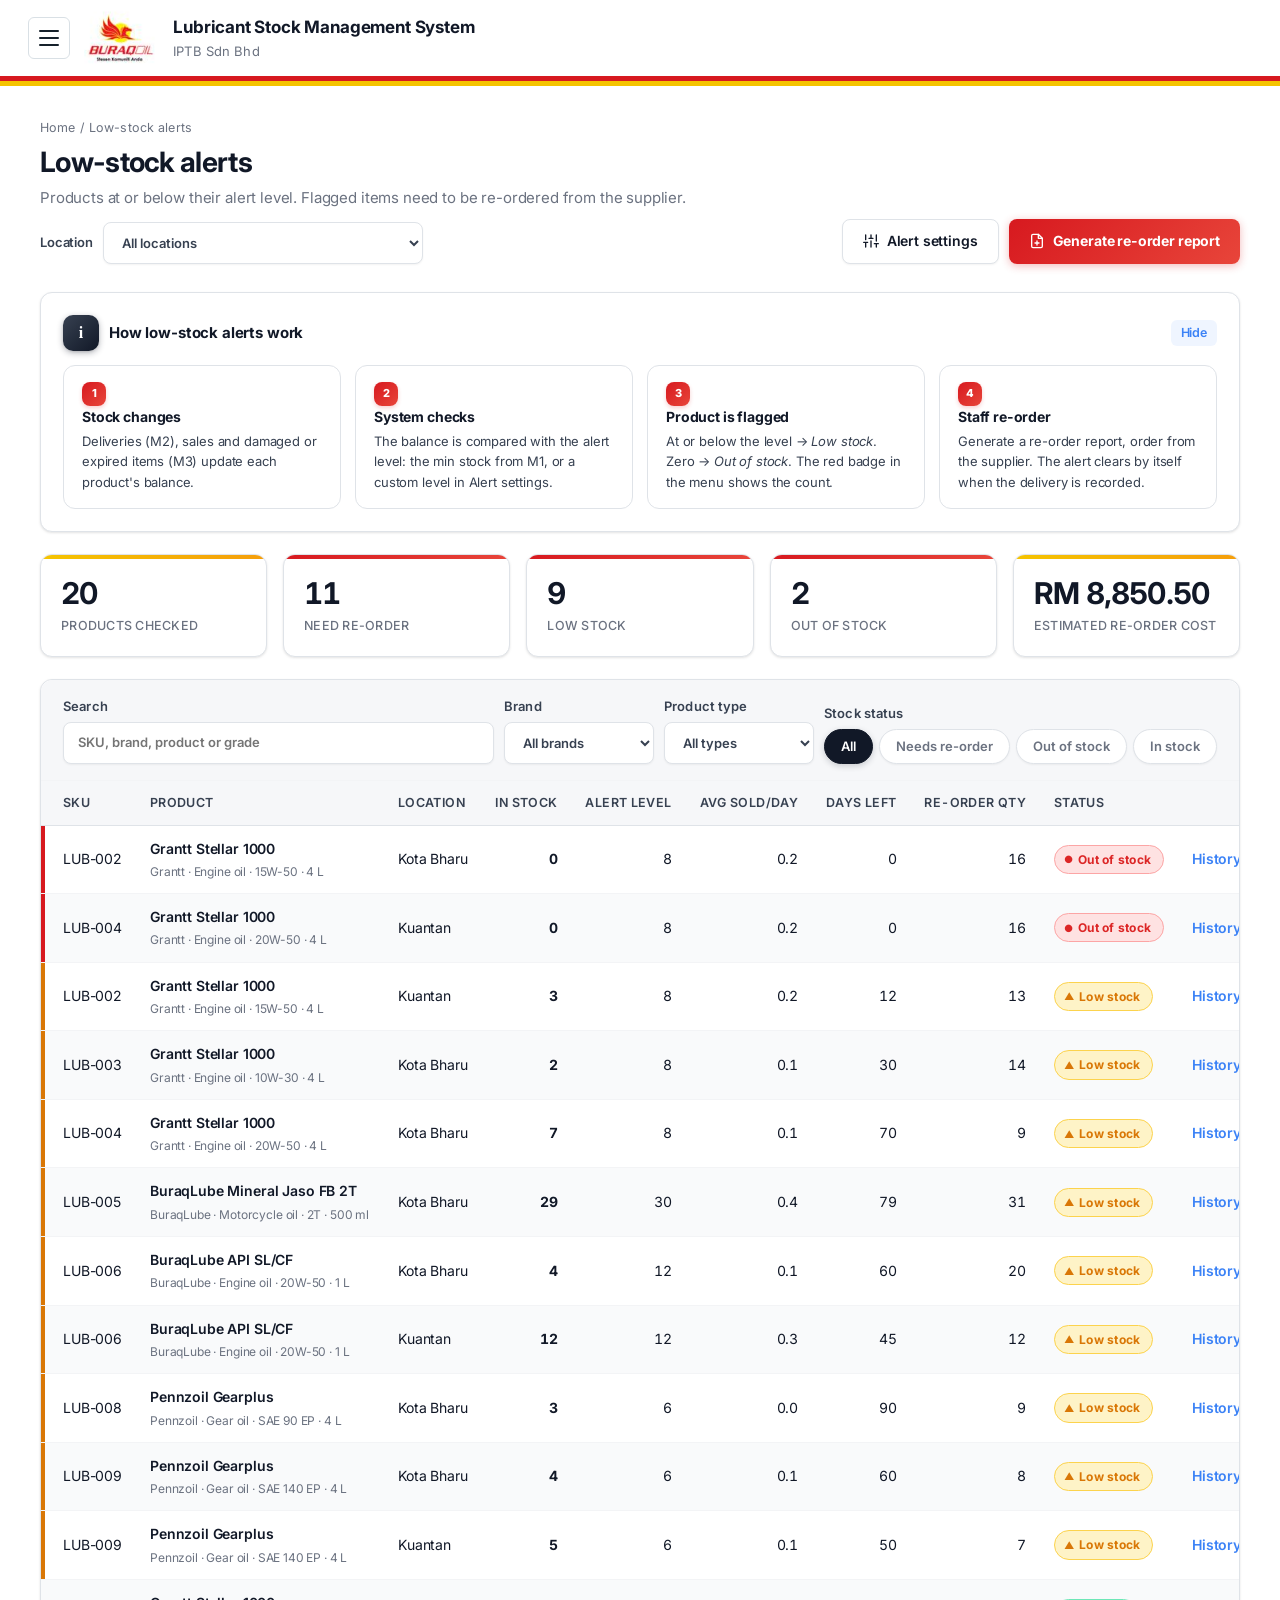
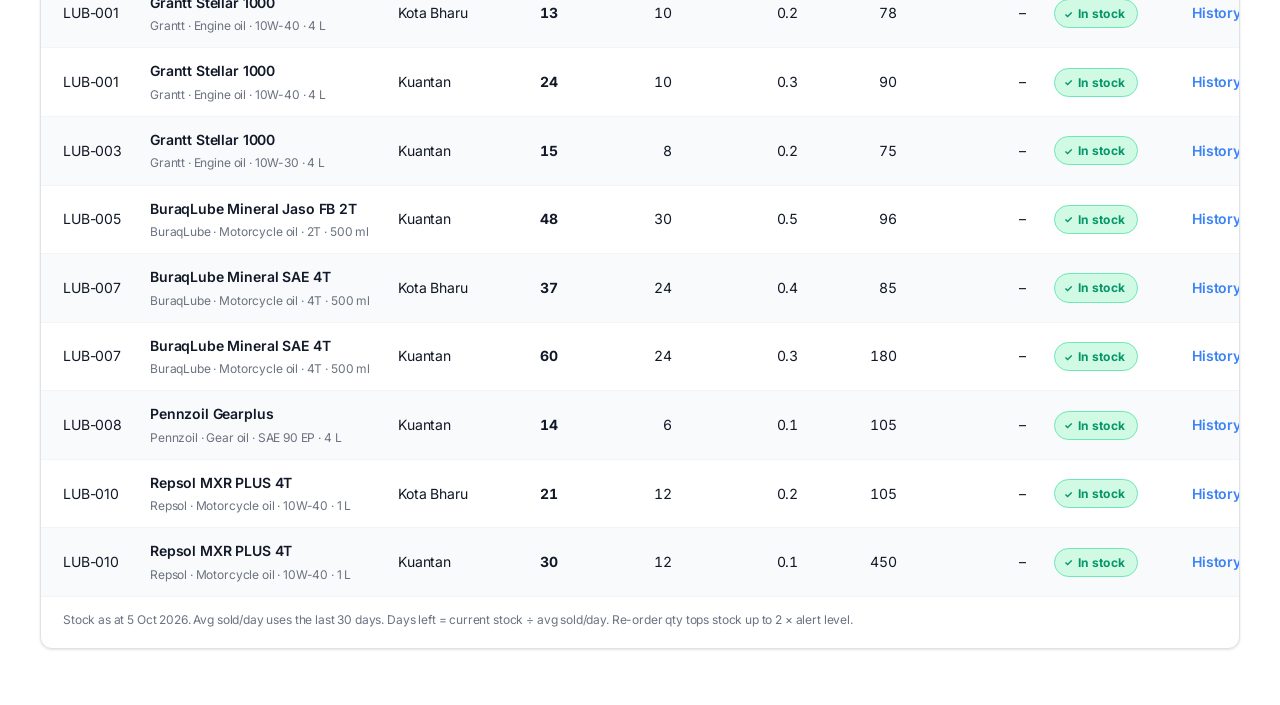
<file: module_4/alerts.html>
<!doctype html>
<html lang="en">
<head>
<meta charset="utf-8">
<meta name="viewport" content="width=device-width, initial-scale=1">
<title>IPTB-LSMS · Low-stock alerts</title>
<link rel="preconnect" href="https://fonts.googleapis.com">
<link href="https://fonts.googleapis.com/css2?family=Inter:wght@400;500;600;700;800&display=swap" rel="stylesheet">
<link rel="stylesheet" href="assets/style.css">
</head>
<body data-page="alerts">
<noscript>Please turn on JavaScript to use this prototype.</noscript>
<script src="../lsms.js"></script>
<script src="assets/data.js"></script>
<script src="assets/app.js"></script>
</body>
</html>
</file>
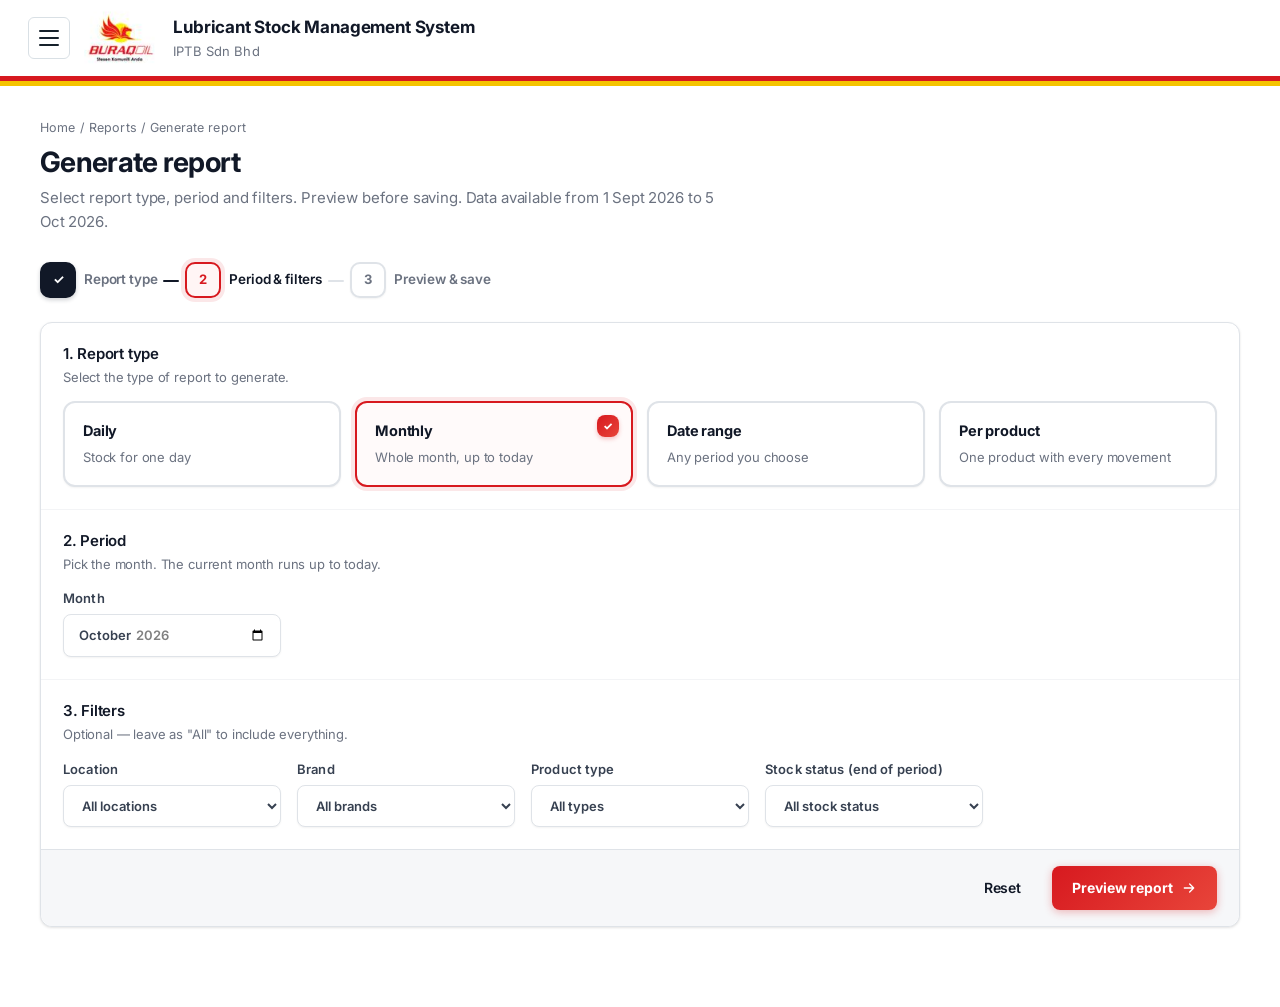
<file: module_4/generate.html>
<!doctype html>
<html lang="en">
<head>
<meta charset="utf-8">
<meta name="viewport" content="width=device-width, initial-scale=1">
<title>IPTB-LSMS · Generate report</title>
<link rel="preconnect" href="https://fonts.googleapis.com">
<link href="https://fonts.googleapis.com/css2?family=Inter:wght@400;500;600;700;800&display=swap" rel="stylesheet">
<link rel="stylesheet" href="assets/style.css">
</head>
<body data-page="generate">
<noscript>Please turn on JavaScript to use this prototype.</noscript>
<script src="../lsms.js"></script>
<script src="assets/data.js"></script>
<script src="assets/app.js"></script>
</body>
</html>
</file>
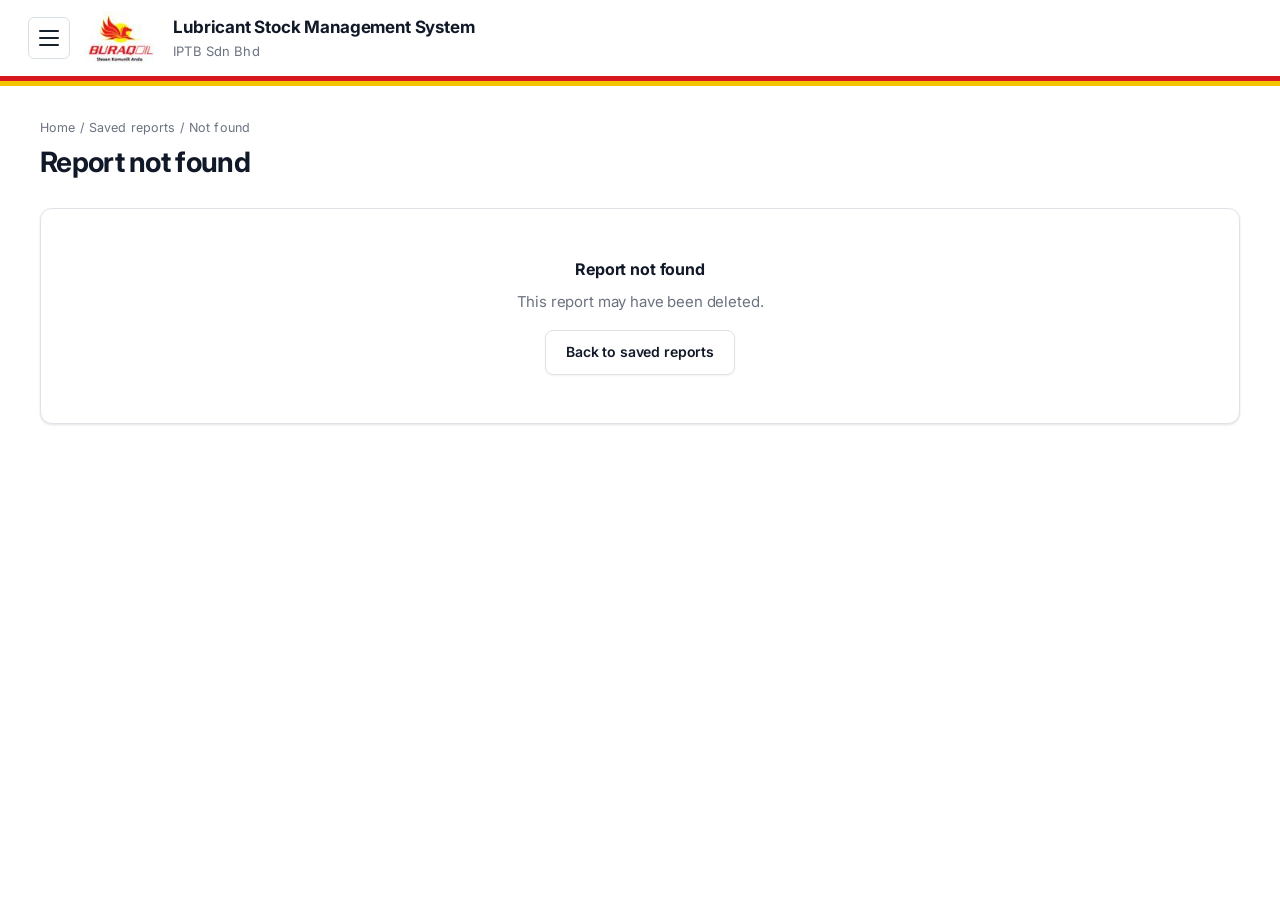
<file: module_4/report.html>
<!doctype html>
<html lang="en">
<head>
<meta charset="utf-8">
<meta name="viewport" content="width=device-width, initial-scale=1">
<title>IPTB-LSMS · Report</title>
<link rel="preconnect" href="https://fonts.googleapis.com">
<link href="https://fonts.googleapis.com/css2?family=Inter:wght@400;500;600;700;800&display=swap" rel="stylesheet">
<link rel="stylesheet" href="assets/style.css">
</head>
<body data-page="report">
<noscript>Please turn on JavaScript to use this prototype.</noscript>
<script src="../lsms.js"></script>
<script src="assets/data.js"></script>
<script src="assets/app.js"></script>
</body>
</html>
</file>
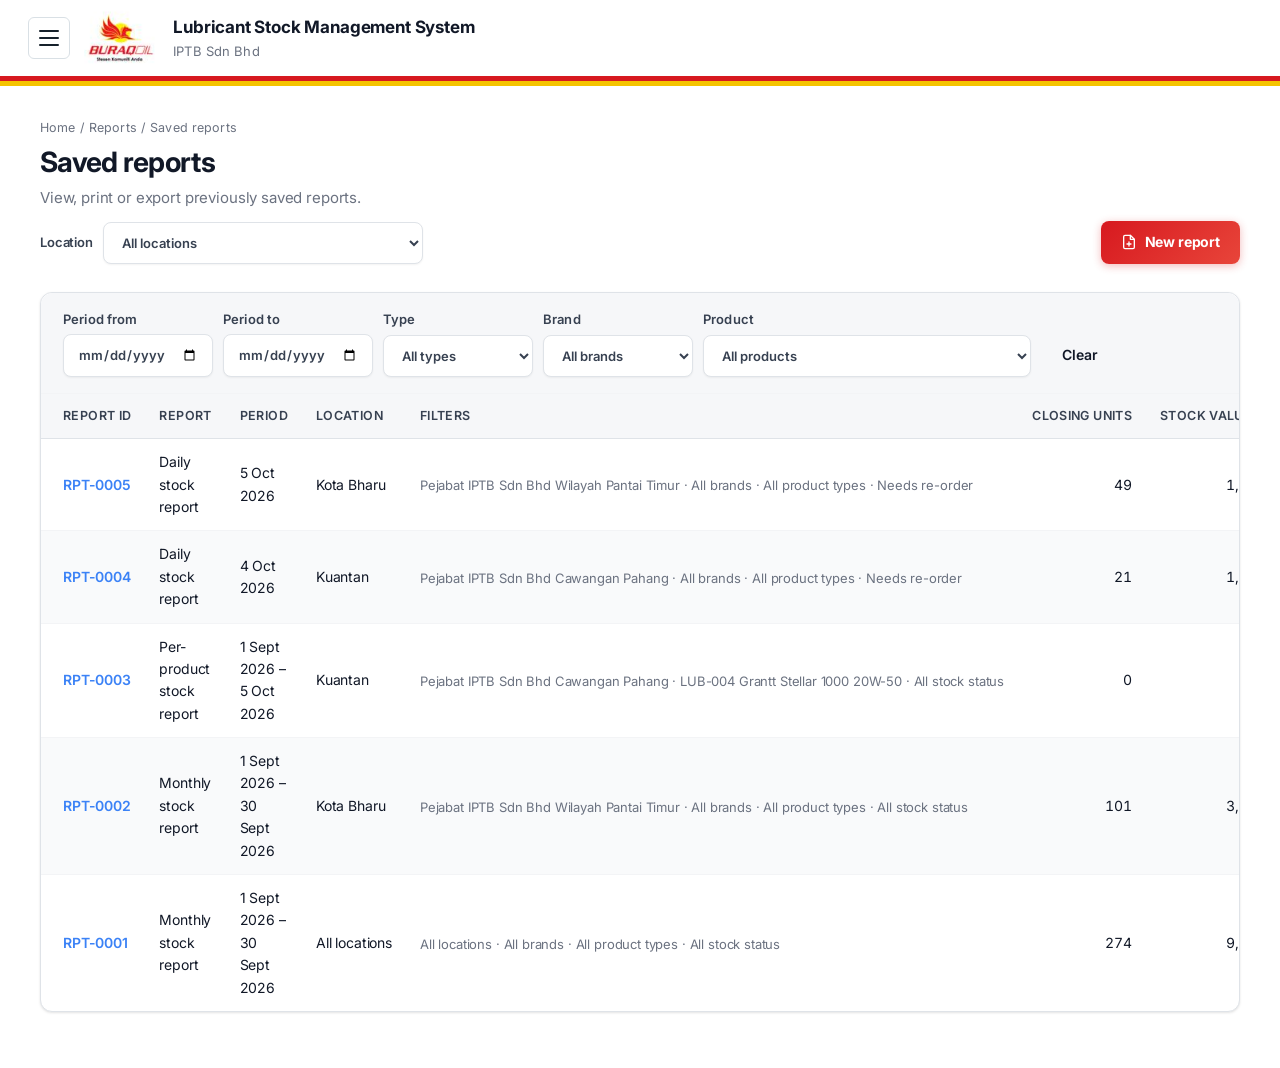
<file: module_4/reports.html>
<!doctype html>
<html lang="en">
<head>
<meta charset="utf-8">
<meta name="viewport" content="width=device-width, initial-scale=1">
<title>IPTB-LSMS · Saved reports</title>
<link rel="preconnect" href="https://fonts.googleapis.com">
<link href="https://fonts.googleapis.com/css2?family=Inter:wght@400;500;600;700;800&display=swap" rel="stylesheet">
<link rel="stylesheet" href="assets/style.css">
</head>
<body data-page="reports">
<noscript>Please turn on JavaScript to use this prototype.</noscript>
<script src="../lsms.js"></script>
<script src="assets/data.js"></script>
<script src="assets/app.js"></script>
</body>
</html>
</file>
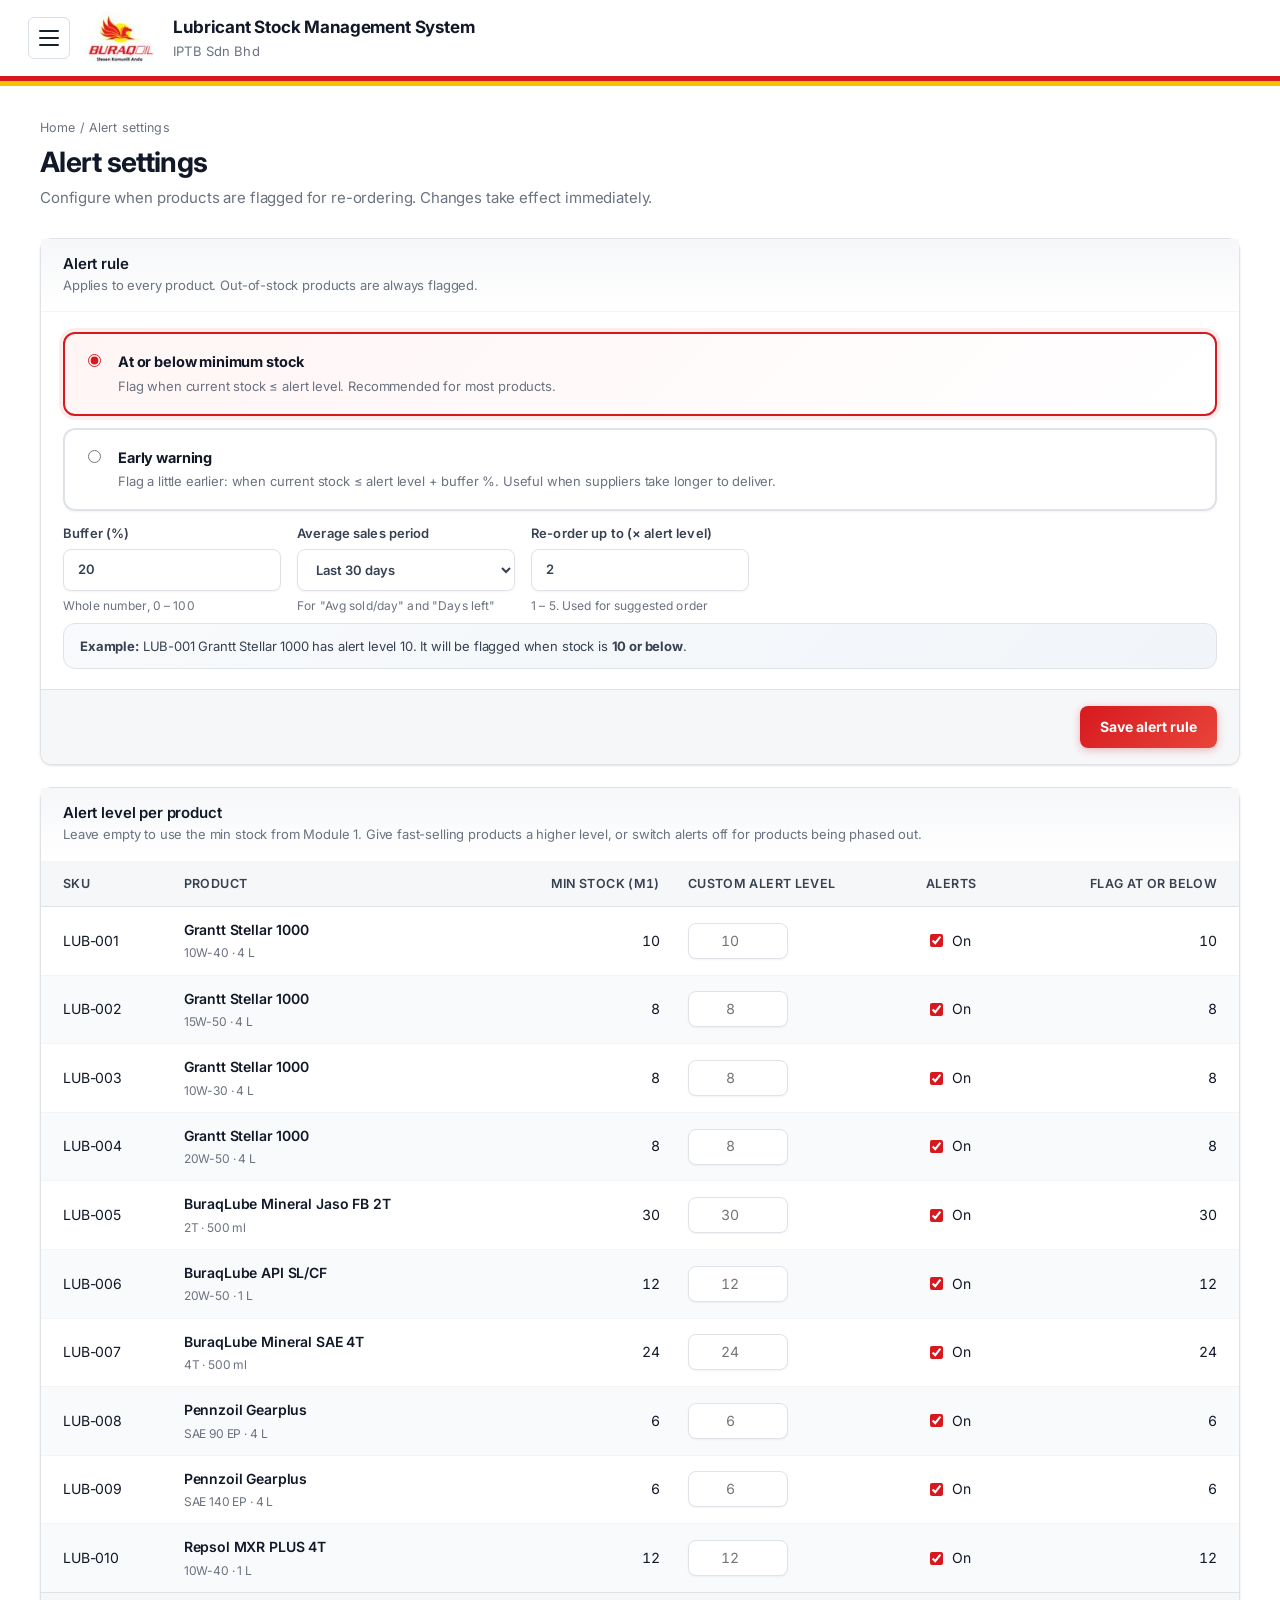
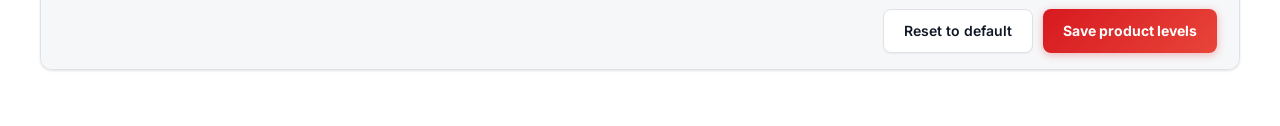
<file: module_4/settings.html>
<!doctype html>
<html lang="en">
<head>
<meta charset="utf-8">
<meta name="viewport" content="width=device-width, initial-scale=1">
<title>IPTB-LSMS · Alert settings</title>
<link rel="preconnect" href="https://fonts.googleapis.com">
<link href="https://fonts.googleapis.com/css2?family=Inter:wght@400;500;600;700;800&display=swap" rel="stylesheet">
<link rel="stylesheet" href="assets/style.css">
</head>
<body data-page="settings">
<noscript>Please turn on JavaScript to use this prototype.</noscript>
<script src="../lsms.js"></script>
<script src="assets/data.js"></script>
<script src="assets/app.js"></script>
</body>
</html>
</file>
<file: module_4/assets/style.css>
/* =====================================================================
   IPTB-LSMS · Module 4 · Reports and Low-Stock Alerts
   Senior UI/UX — visually elevated design
   ===================================================================== */
:root{
  --red:#d7191f; --red-600:#b51318; --red-50:#fdecec; --red-100:#fad5d6;
  --yellow:#f5c400; --yellow-50:#fffbea;
  --ink:#111827; --ink-2:#374151; --muted:#6b7280; --line:#dfe3e8; --line-2:#f3f4f6;
  --bg:#f6f7f9; --surface:#ffffff; --head:#f6f7f9;
  --ok:#059669; --ok-bg:#d1fae5; --ok-border:#6ee7b7;
  --warn:#d97706; --warn-bg:#fef3c7; --warn-border:#fcd34d;
  --bad:#dc2626; --bad-bg:#fee2e2; --bad-border:#fca5a5;
  --off:#6b7280; --off-bg:#f3f4f6; --off-border:#d1d5db;
  --chart:#3b82f6; --chart-hover:#1d4ed8; --chart-grid:#e5e7eb;
  --accent-gradient:linear-gradient(135deg,var(--red) 0%,#e8453a 100%);
  --radius:12px; --radius-lg:16px;
  --shadow-xs:0 1px 2px rgba(0,0,0,.05);
  --shadow-sm:0 1px 3px rgba(0,0,0,.08),0 1px 2px rgba(0,0,0,.04);
  --shadow-md:0 4px 6px -1px rgba(0,0,0,.08),0 2px 4px -2px rgba(0,0,0,.05);
  --shadow-lg:0 10px 25px -5px rgba(0,0,0,.1),0 8px 10px -6px rgba(0,0,0,.06);
  --shadow-xl:0 20px 40px -8px rgba(0,0,0,.12),0 8px 16px -4px rgba(0,0,0,.06);
  --ease:cubic-bezier(.4,0,.2,1);
}
*{box-sizing:border-box}
html,body{margin:0}
html{scroll-behavior:smooth}
body{background:#fff;color:var(--ink);font:15px/1.6 "Inter","Segoe UI",system-ui,-apple-system,Arial,sans-serif;-webkit-font-smoothing:antialiased;text-rendering:optimizeLegibility;letter-spacing:-.01em}
::selection{background:rgba(215,25,31,.12);color:var(--ink)}
a{color:inherit}
h1,h2,h3{margin:0;line-height:1.2;letter-spacing:-.025em;font-weight:700}
h1{font-size:28px}
h2{font-size:20px}
h3{font-size:15px;font-weight:600;letter-spacing:-.015em}
p{margin:0}
.hidden{display:none!important}
.sr{position:absolute;width:1px;height:1px;overflow:hidden;clip:rect(0 0 0 0)}

/* ── top bar — match other modules ── */
.topbar{background:#fff;padding:10px 0;border-bottom:5px solid var(--red);box-shadow:0 5px 0 var(--yellow);margin-bottom:5px}
.topbar .hin{display:flex;align-items:center;gap:14px;padding:0 28px}
.topbar img{height:56px;width:auto;display:block}
.topbar .t1{font-weight:700;font-size:17px;letter-spacing:-.01em;color:var(--ink)}
.topbar .t2{color:var(--muted);font-size:13px;letter-spacing:.01em}
.stripe{display:none}

.content{padding:32px 28px 56px;min-width:0}
.container{max-width:1200px;margin:0 auto}

/* ── page header ── */
.crumbs{font-size:12.5px;color:var(--muted);margin-bottom:8px;letter-spacing:.01em}
.crumbs a{text-decoration:none;transition:color .15s var(--ease)}.crumbs a:hover{text-decoration:underline;color:var(--red)}
.page-head{display:flex;gap:16px;align-items:flex-end;justify-content:space-between;flex-wrap:wrap;margin-bottom:28px}
.page-head .desc{color:var(--muted);margin-top:6px;max-width:680px;line-height:1.6}
.page-actions{display:flex;gap:10px;flex-wrap:wrap}

/* ── buttons & form — bold, elevated ── */
.btn{appearance:none;display:inline-flex;align-items:center;justify-content:center;gap:8px;font:inherit;font-weight:600;font-size:14px;border-radius:8px;padding:10px 20px;min-height:42px;cursor:pointer;border:1px solid var(--line);background:var(--surface);color:var(--ink);text-decoration:none;white-space:nowrap;box-shadow:var(--shadow-xs);transition:all .2s var(--ease)}
.btn:hover{background:var(--head);border-color:#d1d5db;box-shadow:var(--shadow-sm);transform:translateY(-1px)}
.btn:active{transform:translateY(0) scale(.98);box-shadow:var(--shadow-xs);transition-duration:.08s}
.btn.primary{background:var(--accent-gradient);border:none;color:#fff;box-shadow:0 2px 8px rgba(215,25,31,.3);font-weight:700}
.btn.primary:hover{box-shadow:0 4px 16px rgba(215,25,31,.35);transform:translateY(-2px)}
.btn.primary:active{box-shadow:0 1px 4px rgba(215,25,31,.3);transform:translateY(0)}
.btn.ghost{border-color:transparent;background:transparent;box-shadow:none}
.btn.ghost:hover{background:var(--head);box-shadow:none;transform:none}
.btn.danger{color:var(--bad);border-color:var(--bad-border)}
.btn.danger:hover{background:var(--bad-bg);border-color:var(--bad-border)}
.btn.sm{min-height:34px;padding:6px 14px;font-size:13px}
.btn svg{width:16px;height:16px;stroke:currentColor;fill:none;stroke-width:2;stroke-linecap:round;stroke-linejoin:round;flex-shrink:0}
.btn:disabled{opacity:.45;cursor:not-allowed;pointer-events:none}
.link{appearance:none;border:0;background:none;font:inherit;font-weight:600;font-size:14px;color:var(--chart);text-decoration:none;cursor:pointer;padding:0;transition:color .2s var(--ease)}
.link:hover{color:var(--chart-hover);text-decoration:underline}
.link.danger{color:var(--bad)}
.link.danger:hover{color:var(--red-600)}
input,select{font:inherit;color:inherit;border:1.5px solid var(--line);border-radius:8px;padding:9px 14px;background:var(--surface);min-height:42px;width:100%;transition:border-color .2s var(--ease),box-shadow .2s var(--ease);box-shadow:var(--shadow-xs)}
input[type=checkbox],input[type=radio]{width:auto;min-height:0;accent-color:var(--red);cursor:pointer;box-shadow:none}
input:focus,select:focus{outline:none;border-color:var(--chart);box-shadow:0 0 0 3px rgba(59,130,246,.15)}
.btn:focus-visible,.link:focus-visible,.chipbtn:focus-visible{outline:2px solid var(--chart);outline-offset:2px}
.field{display:flex;flex-direction:column;gap:5px;font-size:13px;font-weight:600;color:var(--ink-2);letter-spacing:.01em}
.field small{font-weight:400;color:var(--muted);font-size:12px}
.fields{display:grid;grid-template-columns:repeat(auto-fill,minmax(190px,1fr));gap:14px 16px}
.err{display:flex;gap:8px;align-items:center;color:var(--bad);background:var(--bad-bg);border:1px solid var(--bad-border);border-radius:8px;padding:10px 14px;font-weight:600;font-size:13.5px;margin-top:14px}
.err:empty{display:none}

/* ── surfaces — elevated cards ── */
.card{background:var(--surface);border:1px solid var(--line);border-radius:var(--radius);box-shadow:var(--shadow-sm);transition:box-shadow .3s var(--ease),transform .3s var(--ease)}
.card:hover{box-shadow:var(--shadow-md)}
.card-pad{padding:22px}
.card-head{display:flex;align-items:center;justify-content:space-between;gap:12px;padding:16px 22px;border-bottom:1px solid var(--line-2);background:linear-gradient(180deg,var(--head) 0%,#fff 100%)}
.card-head h3{letter-spacing:-.01em}
.card-head p{color:var(--muted);font-size:13px;margin-top:2px}
.card-body{padding:20px 22px}
.stack{display:flex;flex-direction:column;gap:22px}
.grid-2{display:grid;grid-template-columns:repeat(auto-fit,minmax(340px,1fr));gap:22px}
.grid-3-1{display:grid;grid-template-columns:minmax(0,2fr) minmax(300px,1fr);gap:22px}

/* KPI tiles — bold, colored accents */
.kpis{display:grid;grid-template-columns:repeat(auto-fill,minmax(195px,1fr));gap:16px}
.kpi{background:var(--surface);border:1px solid var(--line);border-radius:var(--radius);padding:20px;box-shadow:var(--shadow-sm);position:relative;overflow:hidden;transition:transform .25s var(--ease),box-shadow .25s var(--ease)}
.kpi::before{content:"";position:absolute;top:0;left:0;right:0;height:4px;background:linear-gradient(90deg,var(--yellow),#f59e0b);border-radius:var(--radius) var(--radius) 0 0}
.kpi:hover{transform:translateY(-3px);box-shadow:var(--shadow-lg)}
.kpi.alert::before{background:var(--accent-gradient)}
.kpi b{display:block;font-size:30px;line-height:1.1;font-variant-numeric:tabular-nums;letter-spacing:-.03em;color:var(--ink);margin-top:2px}
.kpi span{color:var(--muted);font-size:12.5px;font-weight:500;letter-spacing:.02em;text-transform:uppercase;margin-top:6px;display:block}
.kpi .tag,.mod-tag{display:inline-block;font-size:10px;font-weight:700;letter-spacing:.06em;text-transform:uppercase;color:#fff;background:var(--ink);border-radius:4px;padding:3px 8px;margin-bottom:6px}

/* module summary groups */
.modsum{display:grid;grid-template-columns:repeat(auto-fit,minmax(250px,1fr));gap:16px}
.modsum .card{padding:20px;border-top:3px solid var(--chart);transition:transform .25s var(--ease),box-shadow .25s var(--ease)}
.modsum .card:nth-child(2){border-top-color:var(--ok)}
.modsum .card:nth-child(3){border-top-color:var(--warn)}
.modsum .card:nth-child(4){border-top-color:var(--red)}
.modsum .card:hover{transform:translateY(-2px);box-shadow:var(--shadow-lg)}
.modsum h3{display:flex;align-items:center;gap:8px;margin-bottom:12px;font-size:14px}
.modsum dl{margin:0;display:grid;grid-template-columns:minmax(0,1fr) auto;gap:8px 14px;font-size:13.5px}
.modsum dt{color:var(--muted)}
.modsum dd{margin:0;text-align:right;font-weight:700;font-variant-numeric:tabular-nums;white-space:nowrap;color:var(--ink)}

/* ── tables — professional, striped ── */
.table-wrap{overflow-x:auto;scrollbar-width:thin;scrollbar-color:#c4cad2 var(--line-2)}
table{border-collapse:collapse;width:100%;font-size:14px}
th{background:var(--bg);text-align:left;font-weight:600;color:var(--ink-2);padding:12px 14px;white-space:nowrap;font-size:12.5px;letter-spacing:.03em;text-transform:uppercase;border-bottom:1px solid var(--line)}
td{padding:12px 14px;border-top:1px solid var(--line-2);vertical-align:middle;transition:background .15s var(--ease)}
tbody tr:nth-child(even) td{background:#f9fafb}
tbody tr:hover td{background:#eff6ff}
td.num,th.num{text-align:right;font-variant-numeric:tabular-nums;white-space:nowrap}
td:first-child{white-space:nowrap}
tfoot td{font-weight:700;background:var(--head);border-top:2px solid var(--line);color:var(--ink)}
.card > .table-wrap table th:first-child,.card > .table-wrap table td:first-child{padding-left:22px}
.card > .table-wrap table th:last-child,.card > .table-wrap table td:last-child{padding-right:22px}
.pname{font-weight:600;color:var(--ink)}
td .pname,td .sub{white-space:nowrap}
.sub{display:block;color:var(--muted);font-size:12px;margin-top:2px}
tr.flag-out td:first-child{box-shadow:inset 4px 0 0 var(--red)}
tr.flag-low td:first-child{box-shadow:inset 4px 0 0 var(--warn)}
.row-actions{display:flex;gap:12px;white-space:nowrap}

/* status pills — bold, rounded */
.pill{display:inline-flex;align-items:center;gap:5px;border-radius:999px;padding:4px 12px 4px 9px;font-size:12px;font-weight:700;white-space:nowrap;letter-spacing:.02em}
.pill::before{font-size:10px;line-height:1}
.pill.ok{background:var(--ok-bg);color:var(--ok);border:1.5px solid var(--ok-border)}.pill.ok::before{content:"\2713"}
.pill.low{background:var(--warn-bg);color:var(--warn);border:1.5px solid var(--warn-border)}.pill.low::before{content:"\25B2"}
.pill.out{background:var(--bad-bg);color:var(--bad);border:1.5px solid var(--bad-border)}.pill.out::before{content:"\25CF"}
.pill.off{background:var(--off-bg);color:var(--off);border:1.5px solid var(--off-border)}.pill.off::before{content:"\2013"}

/* toolbar / filter bar */
.toolbar{display:flex;flex-wrap:wrap;gap:10px;align-items:flex-end;padding:16px 22px;border-bottom:1px solid var(--line-2);background:var(--head);border-radius:var(--radius) var(--radius) 0 0}
.toolbar .grow{flex:1 1 240px}
.toolbar .field{min-width:150px}
.chips{display:flex;gap:6px;flex-wrap:wrap}
.chipbtn{appearance:none;font:inherit;font-size:13px;font-weight:600;border:1.5px solid var(--line);background:var(--surface);color:var(--muted);border-radius:999px;padding:6px 16px;cursor:pointer;text-decoration:none;transition:all .2s var(--ease);box-shadow:var(--shadow-xs)}
.chipbtn:hover{border-color:#9ca3af;color:var(--ink);box-shadow:var(--shadow-sm)}
.chipbtn[aria-pressed=true],.chipbtn.on{background:var(--ink);border-color:var(--ink);color:#fff;box-shadow:0 2px 6px rgba(17,24,39,.2)}
.chipbtn[aria-pressed=true]:hover,.chipbtn.on:hover{background:#1f2937}

/* banners — eye-catching */
.banner{display:flex;flex-wrap:wrap;gap:14px;align-items:flex-start;border:1.5px solid var(--warn-border);background:linear-gradient(135deg,#fffbeb 0%,#fef3c7 100%);border-radius:var(--radius);padding:16px 20px;box-shadow:var(--shadow-sm)}
.banner.ok{border-color:var(--ok-border);background:linear-gradient(135deg,#ecfdf5 0%,#d1fae5 100%)}
.banner.info{border-color:var(--line);background:linear-gradient(135deg,#f8fafc 0%,#f1f5f9 100%)}
.banner .ico{width:36px;height:36px;border-radius:10px;display:grid;place-items:center;flex:none;font-weight:800;font-size:16px;background:linear-gradient(135deg,#f59e0b,#d97706);color:#fff;box-shadow:0 2px 6px rgba(217,119,6,.3)}
.banner.ok .ico{background:linear-gradient(135deg,#10b981,#059669);box-shadow:0 2px 6px rgba(5,150,105,.3)}
.banner.info .ico{background:linear-gradient(135deg,#374151,#111827);color:#fff;font-family:Georgia,serif;box-shadow:0 2px 6px rgba(17,24,39,.3)}
.banner strong{display:block;font-size:15px;letter-spacing:-.01em}
.banner .meta{color:var(--ink-2);font-size:13.5px;margin-top:3px}
.banner .grow{flex:1}

/* how-it-works steps */
.how{display:grid;grid-template-columns:repeat(auto-fit,minmax(200px,1fr));gap:14px;margin-top:14px}
.how div{background:var(--surface);border:1.5px solid var(--line);border-radius:var(--radius);padding:16px 18px;font-size:13px;color:var(--ink-2);line-height:1.55;transition:all .25s var(--ease)}
.how div:hover{border-color:var(--chart);box-shadow:var(--shadow-md);transform:translateY(-3px)}
.how b{display:block;color:var(--ink);margin-bottom:4px;font-size:14px}
.how .n{display:inline-grid;place-items:center;width:24px;height:24px;border-radius:8px;background:var(--accent-gradient);color:#fff;font-size:11px;font-weight:800;margin-right:8px;box-shadow:0 2px 4px rgba(215,25,31,.2)}
details.help summary{cursor:pointer;font-weight:700;list-style:none;display:flex;align-items:center;gap:10px}
details.help summary::-webkit-details-marker{display:none}
details.help summary::after{content:"Show";margin-left:auto;font-size:12.5px;color:var(--chart);font-weight:600;text-decoration:none;background:rgba(59,130,246,.08);padding:3px 10px;border-radius:6px;transition:background .2s var(--ease)}
details.help summary:hover::after{background:rgba(59,130,246,.15)}
details.help[open] summary::after{content:"Hide"}

/* stepper (generate report) */
.steps{display:flex;gap:0;margin-bottom:24px;counter-reset:s;flex-wrap:wrap;padding:0;margin-top:0}
.steps li{list-style:none;display:flex;align-items:center;gap:8px;color:var(--muted);font-weight:600;font-size:13.5px;padding-right:28px;position:relative}
.steps li::before{counter-increment:s;content:counter(s);display:grid;place-items:center;width:32px;height:32px;border-radius:10px;border:2px solid var(--line);font-size:13px;font-weight:700;background:var(--surface);transition:all .25s var(--ease);box-shadow:var(--shadow-xs)}
.steps li.done::before{content:"\2713";background:var(--ink);border-color:var(--ink);color:#fff;box-shadow:0 2px 4px rgba(17,24,39,.2)}
.steps li.current{color:var(--ink)}
.steps li.current::before{border-color:var(--red);color:var(--red);background:#fff5f5;box-shadow:0 0 0 4px rgba(215,25,31,.1)}
.steps li:not(:last-child)::after{content:"";width:16px;height:2px;background:var(--line);position:absolute;right:6px;top:50%;border-radius:1px}
.steps li.done:not(:last-child)::after{background:var(--ink)}
.typecards{display:grid;grid-template-columns:repeat(auto-fit,minmax(200px,1fr));gap:14px}
.typecard{position:relative;display:block;border:2px solid var(--line);border-radius:var(--radius);padding:16px 18px;cursor:pointer;background:var(--surface);transition:all .2s var(--ease);box-shadow:var(--shadow-xs)}
.typecard:hover{border-color:#9ca3af;box-shadow:var(--shadow-md);transform:translateY(-1px)}
.typecard input{position:absolute;opacity:0}
.typecard b{display:block;font-size:14.5px;margin-bottom:2px}
.typecard span{color:var(--muted);font-size:13px;line-height:1.45}
.typecard:has(input:checked){border-color:var(--red);background:#fffafa;box-shadow:0 0 0 4px rgba(215,25,31,.1)}
.typecard:has(input:checked)::after{content:"\2713";position:absolute;right:12px;top:12px;color:#fff;background:var(--accent-gradient);border-radius:8px;width:22px;height:22px;display:grid;place-items:center;font-size:11px;font-weight:800;box-shadow:0 2px 4px rgba(215,25,31,.25)}
.typecard:has(input:focus-visible){outline:2px solid var(--chart);outline-offset:2px}
.form-section + .form-section{border-top:1px solid var(--line-2)}
.form-section{padding:22px}
.form-section h3{margin-bottom:4px;font-size:15px}
.form-section > p{color:var(--muted);font-size:13px;margin-bottom:14px}
.form-foot{display:flex;gap:10px;justify-content:flex-end;flex-wrap:wrap;padding:16px 22px;border-top:1px solid var(--line);background:var(--head);border-radius:0 0 var(--radius) var(--radius)}

/* report document */
.report-meta{display:flex;flex-wrap:wrap;gap:8px 20px;color:var(--muted);font-size:13px;margin-top:8px}
.report-meta b{color:var(--ink-2);font-weight:600}
.filters-used{display:flex;gap:6px;flex-wrap:wrap;margin-top:10px}
.filters-used span{font-size:12px;font-weight:600;background:var(--head);border:1.5px solid var(--line);border-radius:999px;padding:3px 12px;color:var(--ink-2);transition:all .15s var(--ease)}
.filters-used span:hover{background:var(--line-2);border-color:#d1d5db}
.section-title{display:flex;align-items:baseline;justify-content:space-between;gap:12px;margin:8px 0 16px}
.section-title p{color:var(--muted);font-size:13px}
.preview-flag{display:inline-block;font-size:10px;font-weight:800;letter-spacing:.06em;text-transform:uppercase;background:linear-gradient(135deg,#f59e0b,#d97706);color:#fff;border-radius:6px;padding:4px 10px;margin-left:10px;vertical-align:middle;box-shadow:0 1px 3px rgba(217,119,6,.25)}

/* charts */
.chart{position:relative}
.chart svg{display:block;width:100%;height:auto}
.chart .bar{fill:var(--chart);transition:fill .2s var(--ease)}
.chart .bar:hover,.chart .hit:hover + .bar{fill:var(--chart-hover)}
.chart .grid{stroke:var(--chart-grid);stroke-width:1}
.chart text{fill:var(--muted);font-size:11px;font-family:inherit}
.chart text.val{fill:var(--ink-2);font-weight:600}
.chart .tip{position:absolute;pointer-events:none;background:var(--ink);color:#fff;font-size:12.5px;font-weight:600;padding:8px 14px;border-radius:8px;white-space:nowrap;transform:translate(-50%,-120%);opacity:0;transition:opacity .15s var(--ease);box-shadow:var(--shadow-lg)}
.chart .tip.show{opacity:1}
.hbar{display:grid;grid-template-columns:90px 1fr 110px;gap:10px;align-items:center;font-size:13px;padding:6px 0}
.hbar .track{height:18px;background:var(--line-2);border-radius:9px;position:relative;overflow:hidden;box-shadow:inset 0 1px 3px rgba(0,0,0,.06)}
.hbar .fill{height:18px;background:linear-gradient(90deg,var(--chart),#60a5fa);border-radius:9px;min-width:2px;transition:width .6s var(--ease)}
.hbar .v{text-align:right;font-variant-numeric:tabular-nums;font-weight:700;color:var(--ink);font-size:13px}

/* lists */
.list{list-style:none;margin:0;padding:0}
.list li{display:flex;gap:12px;align-items:center;padding:14px 22px;border-top:1px solid var(--line-2);transition:background .15s var(--ease)}
.list li:hover{background:#f0f9ff}
.list li:first-child{border-top:0}
.list .grow{flex:1;min-width:0}
.empty{padding:48px 20px;text-align:center;color:var(--muted)}
.empty b{display:block;color:var(--ink);font-size:16px;margin-bottom:8px;letter-spacing:-.01em}
.empty .btn{margin-top:16px}
.note{font-size:12px;color:var(--muted);padding:14px 22px 18px;line-height:1.55;border-top:1px solid var(--line-2)}

/* settings */
.radio-card{display:flex;gap:14px;align-items:flex-start;border:2px solid var(--line);border-radius:var(--radius);padding:16px 18px;cursor:pointer;margin-bottom:12px;transition:all .2s var(--ease);box-shadow:var(--shadow-xs)}
.radio-card:hover{border-color:#9ca3af;box-shadow:var(--shadow-sm)}
.radio-card:has(input:checked){border-color:var(--red);background:linear-gradient(135deg,#fff5f5 0%,#fff 100%);box-shadow:0 0 0 4px rgba(215,25,31,.08)}
.radio-card input{margin-top:4px}
.radio-card b{display:block;font-size:14.5px}
.radio-card span{color:var(--muted);font-size:13px;line-height:1.5}
.settings-input{width:100px;min-height:36px;padding:5px 10px;font-variant-numeric:tabular-nums;text-align:center}
.example{font-size:13px;background:linear-gradient(135deg,#f8fafc,#f1f5f9);border:1.5px solid var(--line);border-radius:var(--radius);padding:12px 16px;color:var(--ink-2);margin-top:8px;line-height:1.55}

/* flash / toast / modal */
.flash{display:flex;gap:10px;align-items:center;border-radius:var(--radius);padding:12px 18px;margin-bottom:22px;font-weight:600;font-size:14px;animation:flashIn .35s var(--ease)}
.flash.ok{background:var(--ok-bg);color:var(--ok);border:1.5px solid var(--ok-border)}
.flash.bad{background:var(--bad-bg);color:var(--bad);border:1.5px solid var(--bad-border)}
.toast{position:fixed;left:50%;bottom:32px;transform:translateX(-50%) translateY(12px);background:var(--ink);color:#fff;padding:12px 24px;border-radius:var(--radius);font-weight:600;font-size:14px;opacity:0;pointer-events:none;transition:all .3s var(--ease);z-index:30;box-shadow:var(--shadow-xl)}
.toast.show{opacity:1;transform:translateX(-50%)}
.modal-bg{position:fixed;inset:0;background:rgba(0,0,0,.5);display:none;align-items:center;justify-content:center;padding:16px;z-index:20;backdrop-filter:blur(6px);-webkit-backdrop-filter:blur(6px)}
.modal-bg.show{display:flex}
.modal{background:var(--surface);border-radius:var(--radius-lg);max-width:440px;width:100%;padding:28px;box-shadow:var(--shadow-xl);animation:modalIn .3s var(--ease)}
.modal h3{font-size:17px}
.modal p{color:var(--ink-2);margin:10px 0 24px;font-size:14.5px;line-height:1.6}
.modal .actions{display:flex;gap:10px;justify-content:flex-end}

/* ── animations ── */
@keyframes modalIn{from{opacity:0;transform:scale(.92) translateY(16px)}to{opacity:1;transform:none}}
@keyframes flashIn{from{opacity:0;transform:translateY(-10px)}to{opacity:1;transform:none}}

/* scrollbar */
.table-wrap::-webkit-scrollbar{height:7px}
.table-wrap::-webkit-scrollbar-track{background:var(--line-2);border-radius:4px}
.table-wrap::-webkit-scrollbar-thumb{background:#9ca3af;border-radius:4px}
.table-wrap::-webkit-scrollbar-thumb:hover{background:#6b7280}

/* ── responsive ── */
@media (max-width:1000px){ .grid-3-1{grid-template-columns:1fr} }
@media (max-width:860px){
  .content{padding:20px 16px 40px}
  .topbar .hin{padding:0 16px;gap:12px}.topbar img{height:42px}
  .topbar .t1{font-size:15px}
  .hbar{grid-template-columns:70px 1fr 90px}
  .kpis{grid-template-columns:repeat(auto-fill,minmax(150px,1fr))}
  .kpi b{font-size:24px}
  .page-head{margin-bottom:18px}
  h1{font-size:22px}
  .btn{padding:8px 14px;font-size:13.5px;min-height:38px}
  .card-head{padding:14px 16px}
  .card-body{padding:16px}
  .list li{padding:12px 16px}
  th,td{padding:10px 12px}
}

/* ── reduced motion ── */
@media (prefers-reduced-motion:reduce){
  *,*::before,*::after{animation-duration:.01ms!important;animation-iteration-count:1!important;transition-duration:.01ms!important;scroll-behavior:auto!important}
}

/* ── print ── */
@media print{
  body{background:#fff;font-size:13px}
  .page-actions,.no-print,.crumbs,.toast,.modal-bg,.toolbar{display:none!important}
  .content{padding:0}
  .topbar{box-shadow:none}
  .card{box-shadow:none;break-inside:avoid;border-color:#ddd}
  .card:hover{box-shadow:none;transform:none}
  .kpi{box-shadow:none;transform:none}
  .kpi::before{display:none}
  .modsum .card{border-top-width:2px}
  .pill{border-width:1px}
  th{background:#f0f0f0}
}

/* ---------- Location (see ../lsms.js) ---------- */
.locbar{display:inline-flex;align-items:center;gap:10px;margin-top:12px;font-size:13px;font-weight:600;color:var(--ink-2)}
.locbar select{width:auto;min-width:320px}
.locbar b{background:var(--head);border:1.5px solid var(--line);border-radius:999px;padding:4px 14px;color:var(--ink)}
.loccol{white-space:nowrap}
body.staff .loccol{display:none}
@media (max-width:600px){.locbar{display:flex;flex-direction:column;align-items:stretch}.locbar select{min-width:0;width:100%}}
</file>
